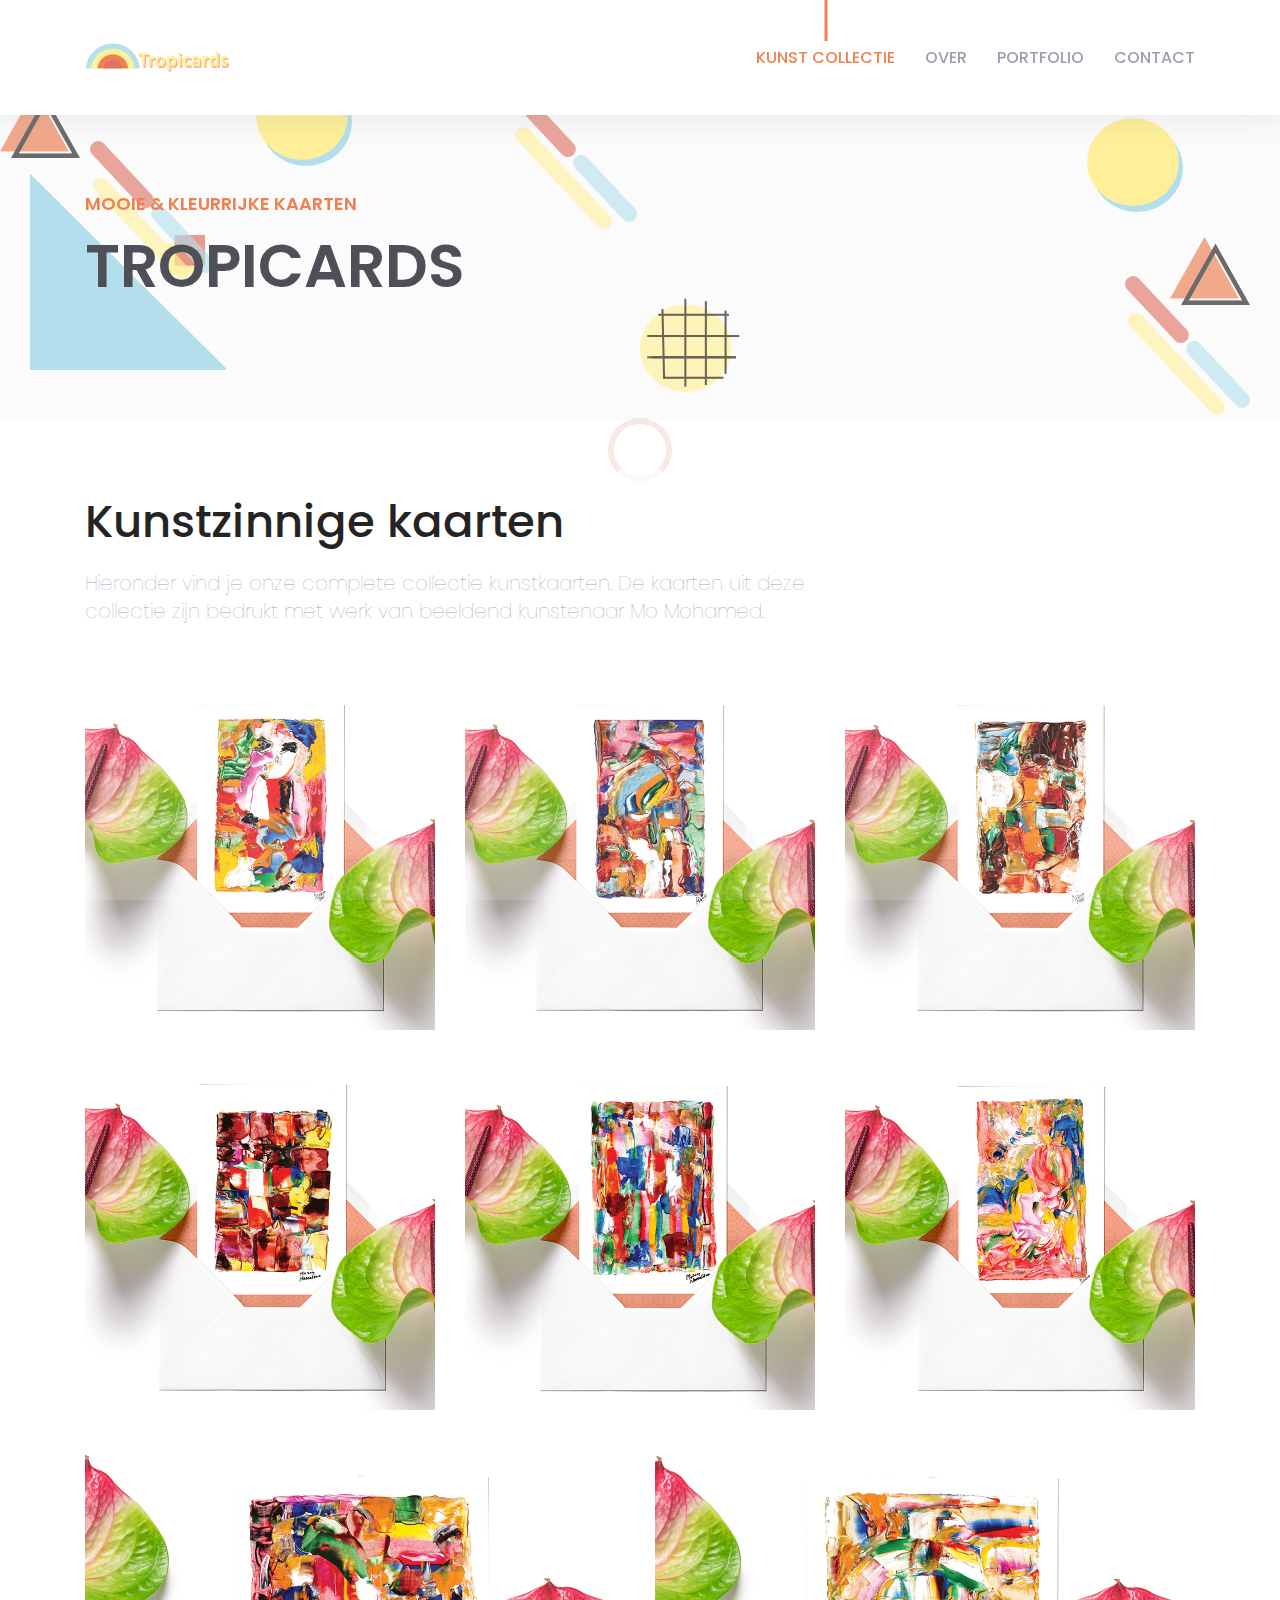
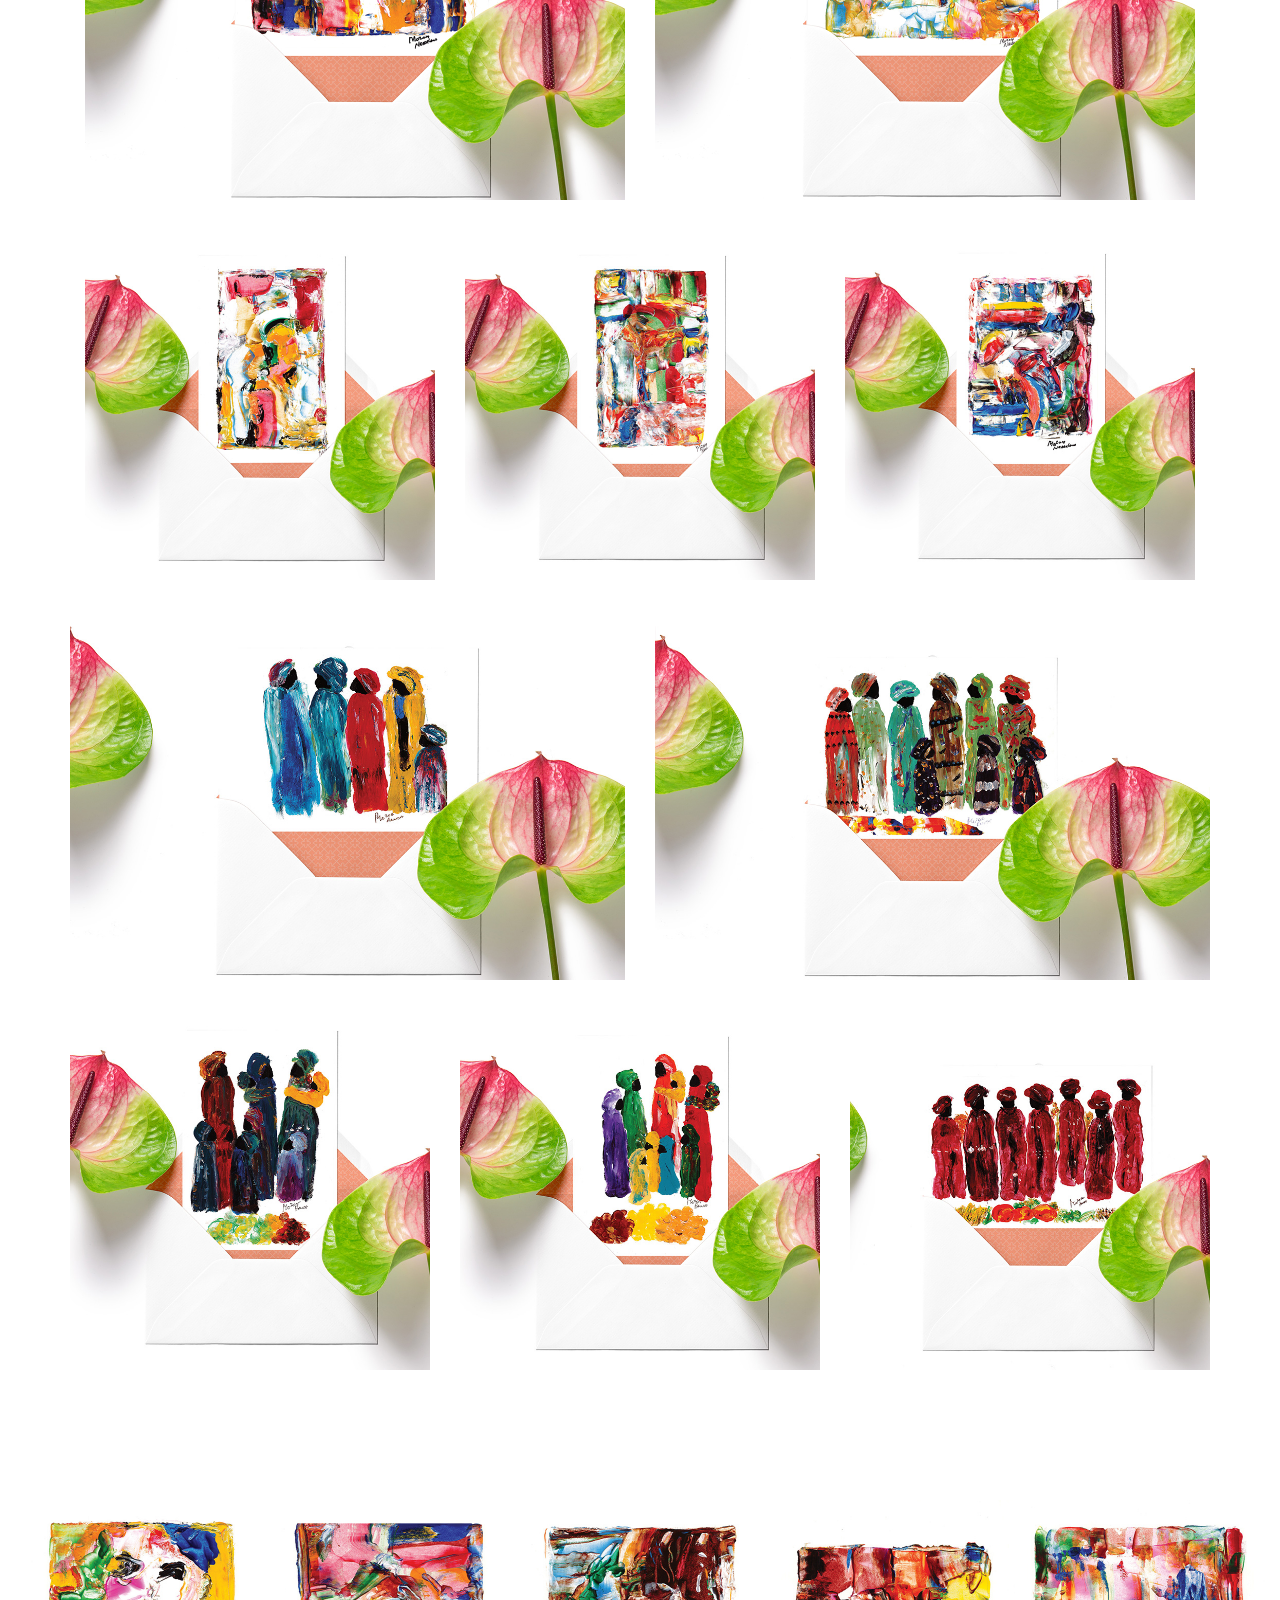
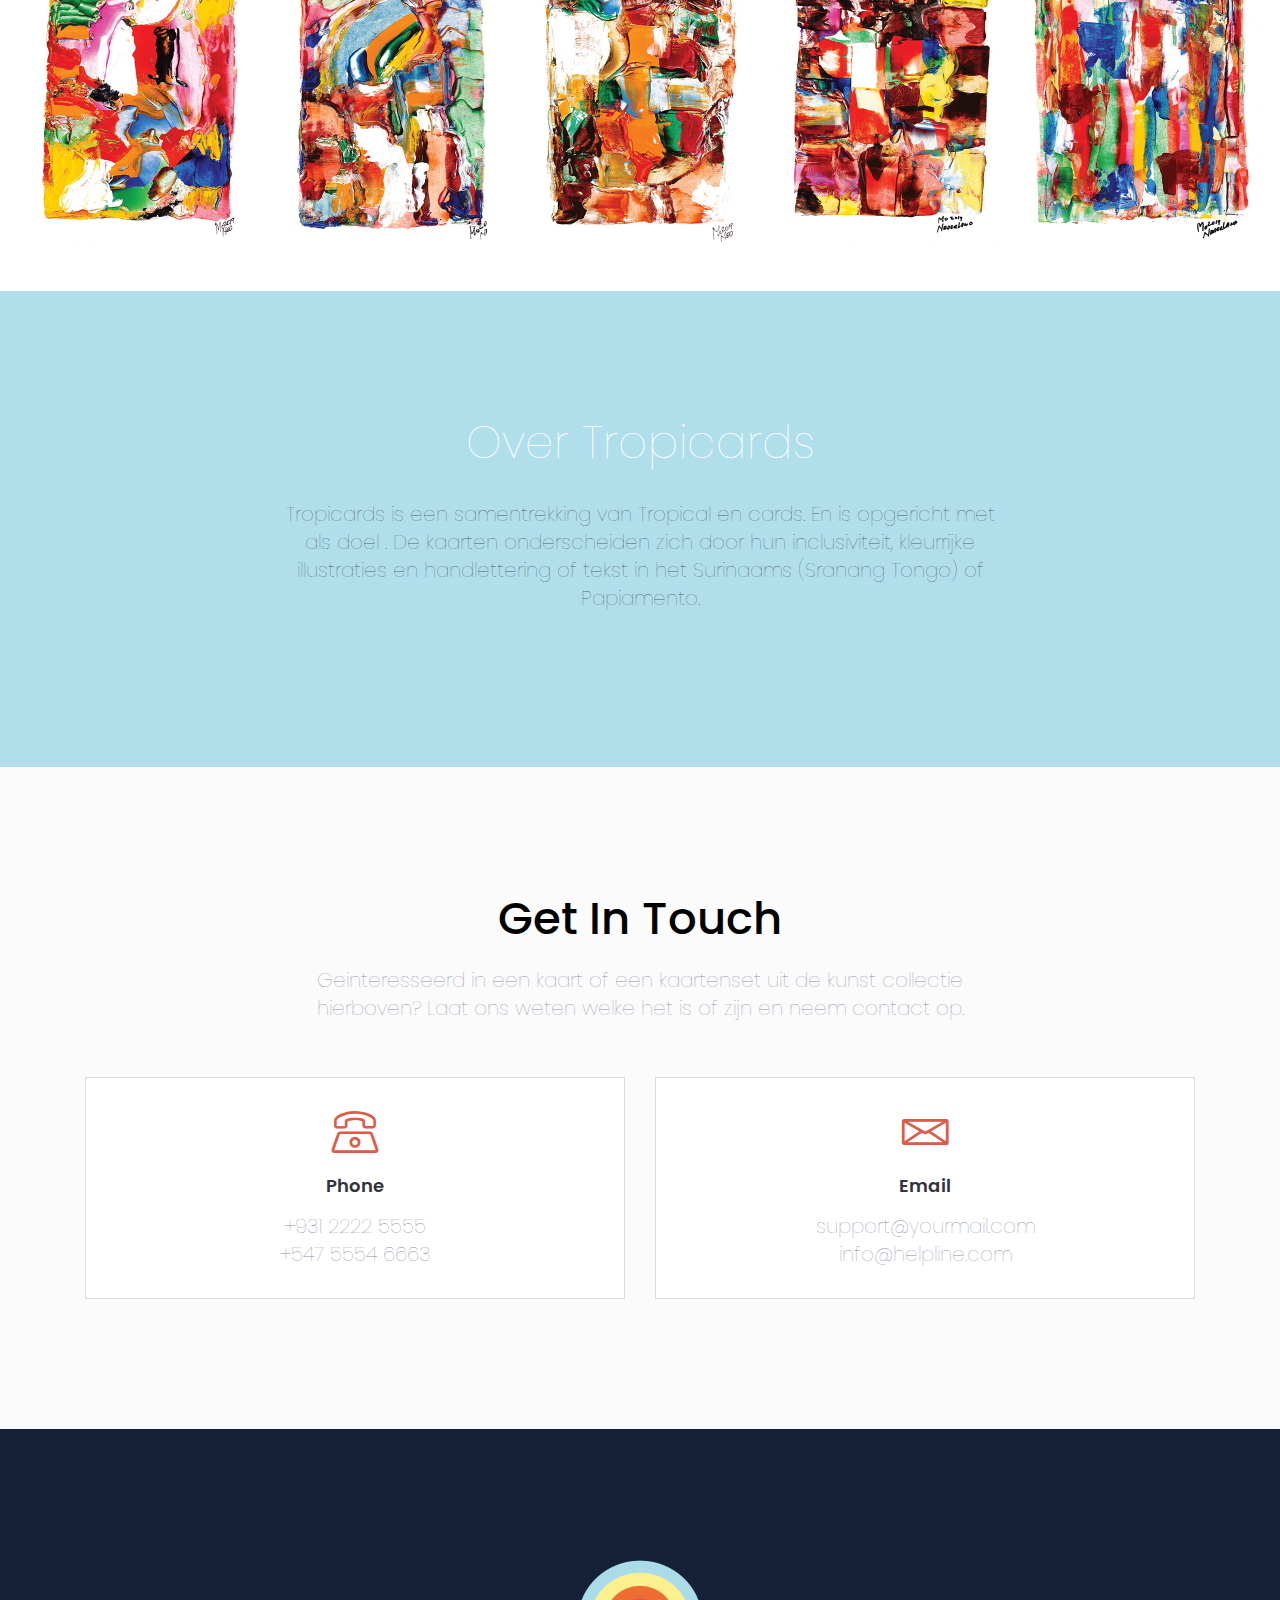
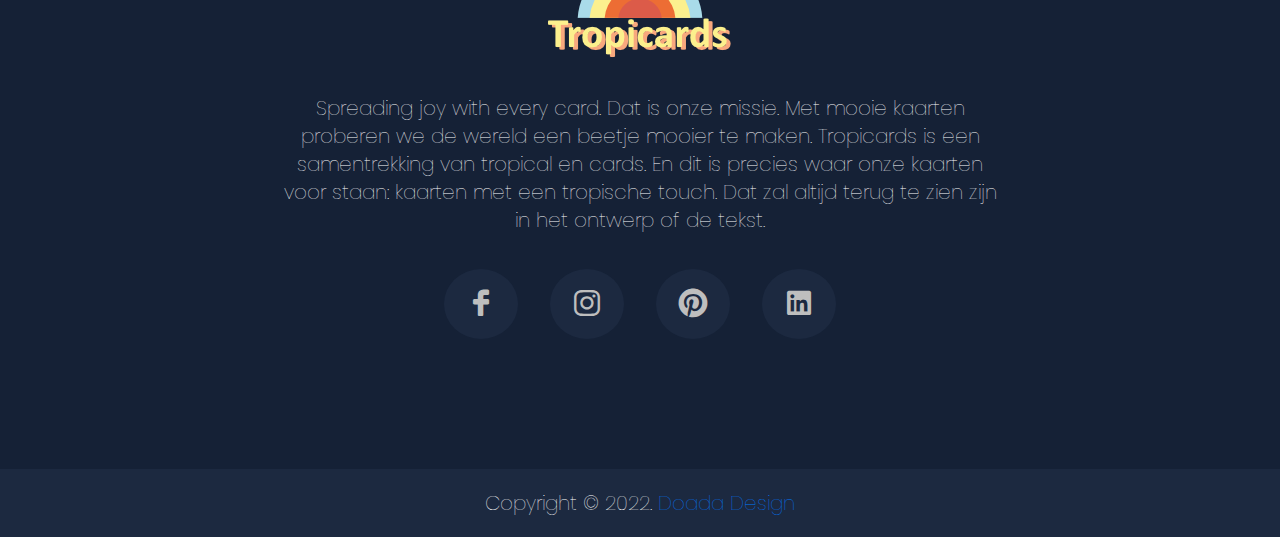
<file: artwork/index.html>
<!doctype html>
<html lang="en">

<head>

    <!--====== Required meta tags ======-->
    <meta charset="utf-8">
    <meta http-equiv="x-ua-compatible" content="ie=edge">
    <meta name="description" content="">
    <meta name="viewport" content="width=device-width, initial-scale=1, shrink-to-fit=no">

    <!--====== Title ======-->
    <title>Kunstcollectie - Tropicards - Postcards with a tropical touch</title>

    <!--====== Favicon Icon ======-->
    <link rel="shortcut icon" href="../assets/images/favicon.png" type="image/png">

    <!--====== Bootstrap css ======-->
    <link rel="stylesheet" href="../assets/css/bootstrap.min.css">

    <!--====== Line Icons css ======-->
    <link rel="stylesheet" href="../assets/css/LineIcons.css">

    <!--====== Magnific Popup css ======-->
    <link rel="stylesheet" href="../assets/css/magnific-popup.css">

    <!--====== Default css ======-->
    <link rel="stylesheet" href="../assets/css/default.css">

    <!--====== Carousel css ======-->
    <link rel="stylesheet" href="../assets/css/owl.carousel.min.css">

    <!--====== Carousel css ======-->
    <link rel="stylesheet" href="../assets/css/owl.theme.default.css">

    <!--====== Style css ======-->
    <link rel="stylesheet" href="style.css">


</head>

<body>

    <!--====== PRELOADER PART START ======-->

    <div class="preloader">
        <div class="loader_34">
            <div class="ytp-spinner">
                <div class="ytp-spinner-container">
                    <div class="ytp-spinner-rotator">
                        <div class="ytp-spinner-left">
                            <div class="ytp-spinner-circle"></div>
                        </div>
                        <div class="ytp-spinner-right">
                            <div class="ytp-spinner-circle"></div>
                        </div>
                    </div>
                </div>
            </div>
        </div>
    </div>

    <!--====== PRELOADER ENDS START ======-->

    <!--====== HEADER PART START ======-->

    <header id="home" class="header-area">
        <div class="navigation fixed-top">
            <div class="container">
                <div class="row">
                    <div class="col-lg-12">
                        <nav class="navbar navbar-expand-lg">
                            <a class="navbar-brand" href="../index.html">
                                <img src="../assets/images/logo.png" alt="Logo">
                            </a> <!-- Logo -->
                            <button class="navbar-toggler" type="button" data-toggle="collapse" data-target="#navbarSupportedContent" aria-controls="navbarSupportedContent" aria-expanded="false" aria-label="Toggle navigation">
                                <span class="toggler-icon"></span>
                                <span class="toggler-icon"></span>
                                <span class="toggler-icon"></span>
                            </button>

                            <div class="collapse navbar-collapse" id="navbarSupportedContent">
                                <ul class="navbar-nav ml-auto">
                                    <li class="nav-item active"><a class="page-scroll" href="#home">Kunst collectie</a></li>
                                    <li class="nav-item"><a class="page-scroll" href="#about">Over</a></li>
                                    <li class="nav-item"><a class="page-scroll" href="#portfolio">Portfolio</a></li>
                                    <li class="nav-item"><a class="page-scroll" href="#contact">Contact</a></li>
                                </ul>
                            </div> <!-- navbar collapse -->
                        </nav> <!-- navbar -->
                    </div>
                </div> <!-- row -->
            </div> <!-- container -->
        </div> <!-- navigation -->

        <div id="parallax" class="header-content d-flex align-items-center">
            <div class="header-shape shape-one layer" data-depth="0.10">
                <img src="../assets/images/banner/shape/shape-1.png" alt="Shape">
            </div> <!-- header shape -->
            <div class="header-shape shape-tow layer" data-depth="0.30">
                <img src="../assets/images/banner/shape/shape-2.png" alt="Shape">
            </div> <!-- header shape -->
            <div class="header-shape shape-three layer" data-depth="0.40">
                <img src="../assets/images/banner/shape/shape-3.png" alt="Shape">
            </div> <!-- header shape -->
            <div class="header-shape shape-fore layer" data-depth="0.60">
                <img src="../assets/images/banner/shape/shape-2.png" alt="Shape">
            </div> <!-- header shape -->
            <div class="header-shape shape-five layer" data-depth="0.20">
                <img src="../assets/images/banner/shape/shape-1.png" alt="Shape">
            </div> <!-- header shape -->
            <div class="header-shape shape-six layer" data-depth="0.15">
                <img src="../assets/images/banner/shape/shape-4.png" alt="Shape">
            </div> <!-- header shape -->
            <div class="header-shape shape-seven layer" data-depth="0.50">
                <img src="../assets/images/banner/shape/shape-5.png" alt="Shape">
            </div> <!-- header shape -->
            <div class="header-shape shape-eight layer" data-depth="0.40">
                <img src="../assets/images/banner/shape/shape-3.png" alt="Shape">
            </div> <!-- header shape -->
            <div class="header-shape shape-nine layer" data-depth="0.20">
                <img src="../assets/images/banner/shape/shape-6.png" alt="Shape">
            </div> <!-- header shape -->
            <div class="header-shape shape-ten layer" data-depth="0.30">
                <img src="../assets/images/banner/shape/shape-3.png" alt="Shape">
            </div> <!-- header shape -->
            <div class="container">
                <div class="row align-items-center">
                    <div class="col-xl-5 col-lg-5">
                        <div class="header-content-right">
                            <h4 class="sub-title">mooie & kleurrijke kaarten</h4>
                            <h1 class="title">Tropicards</h1>
                            <!--<p>Tropicards staat voor unieke postkaarten met een tropisch tintje</p>
                            <a class="main-btn" href="#work">meer kaarten</a>-->
                        </div> <!-- header content right -->
                    </div>
                    <div class="col-lg-7 ">
                        <!--<div class="header-image d-none d-lg-block">
                            <img src="../assets/images/banner/hero.gif" alt="hero">
                        </div>  header image -->
                    </div>
                </div> <!-- row -->
            </div> <!-- container -->
            <!--<div class="header-social">
                <div class="container">
                    <div class="row">
                        <div class="col-lg-12">
                            <div class="header-social-icon">
                                <ul>
                                    <li><a href="#"><i class="lni-facebook-filled"></i></a></li>
                                    <li><a href="#"><i class="lni-twitter-original"></i></a></li>
                                    <li><a href="#"><i class="lni-behance-original"></i></a></li>
                                    <li><a href="#"><i class="lni-linkedin-original"></i></a></li>
                                </ul>
                            </div> header social
                        </div>
                    </div>  row
                </div>  container
            </div>  header social -->
        </div> <!-- header content -->
    </header>
    <!--====== HEADER PART EINDIGT HIER ======-->

    <!--====== COLLECTIE KUNSTZINNIGE KAARTEN BEGINT HIER ======-->
    <section id="work" class="work-area portfolio-work-area pt-75 pb-130">
        <div class="container">
            <div class="row">
                <div class="col-lg-8">
                    <div class="section-title pb-25">
                        <h2 class="title">Kunstzinnige kaarten</h2>
                        <p>Hieronder vind je onze complete collectie kunstkaarten. De kaarten uit deze collectie zijn bedrukt met werk van beeldend kunstenaar Mo Mohamed.</p>
                    </div> <!-- section title -->
                </div>
            </div> <!-- row -->
            <div class="row">
                <div class="col-lg-4 col-md-6 col-sm-6">
                    <div class="single-work text-center mt-30">
                        <div class="work-image">
                            <img src="../assets/images/work/r-1.jpg" alt="artwork van Mo Mohamed">
                        </div>
                        <div class="work-overlay">
                            <div class="work-content">
                                <h3 class="work-title">artwork</h3>
                                <ul>
                                    <li><a class="image-popup" href="../assets/images/work/r-1.jpg"><i class="lni-plus"></i></a></li>
                                </ul>
                            </div>
                        </div>
                    </div> <!-- single work -->
                </div>
                <div class="col-lg-4 col-md-6 col-sm-6">
                    <div class="single-work text-center mt-30">
                        <div class="work-image">
                            <img src="../assets/images/work/r-2.jpg" alt="artwork van Mo Mohamed">
                        </div>
                        <div class="work-overlay">
                            <div class="work-content">
                                <h3 class="work-title">artwork</h3>
                                <ul>
                                    <li><a class="image-popup" href="../assets/images/work/r-2.jpg"><i class="lni-plus"></i></a></li>
                                </ul>
                            </div>
                        </div>
                    </div> <!-- single work -->
                </div>
                <div class="col-lg-4 col-md-6 col-sm-6">
                    <div class="single-work text-center mt-30">
                        <div class="work-image">
                            <img src="../assets/images/work/r-3.jpg" alt="artwork van Mo Mohamed">
                        </div>
                        <div class="work-overlay">
                            <div class="work-content">
                                <h3 class="work-title">artwork</h3>
                                <ul>
                                    <li><a class="image-popup" href="../assets/images/work/r-3.jpg"><i class="lni-plus"></i></a></li>
                                </ul>
                            </div>
                        </div>
                    </div> <!-- single work -->
                </div>
                <div class="col-lg-4 col-md-6 col-sm-6">
                    <div class="single-work text-center mt-30">
                        <div class="work-image">
                            <img src="../assets/images/work/r-4.jpg" alt="artwork van Mo Mohamed">
                        </div>
                        <div class="work-overlay">
                            <div class="work-content">
                                <h3 class="work-title">artwork</h3>
                                <ul>
                                    <li><a class="image-popup" href="../assets/images/work/r-4.jpg"><i class="lni-plus"></i></a></li>
                                </ul>
                            </div>
                        </div>
                    </div> <!-- single work -->
                </div>
                <div class="col-lg-4 col-md-6 col-sm-6">
                    <div class="single-work text-center mt-30">
                        <div class="work-image">
                            <img src="../assets/images/work/r-5.jpg" alt="artwork van Mo Mohamed">
                        </div>
                        <div class="work-overlay">
                            <div class="work-content">
                                <h3 class="work-title">artwork</h3>
                                <ul>
                                    <li><a class="image-popup" href="../assets/images/work/r-5.jpg"><i class="lni-plus"></i></a></li>
                                </ul>
                            </div>
                        </div>
                    </div> <!-- single work -->
                </div>
                <div class="col-lg-4 col-md-6 col-sm-6">
                    <div class="single-work text-center mt-30">
                        <div class="work-image">
                            <img src="../assets/images/work/r-6.jpg" alt="artwork van Mo Mohamed">
                        </div>
                        <div class="work-overlay">
                            <div class="work-content">
                                <h3 class="work-title">artwork</h3>
                                <ul>
                                    <li><a class="image-popup" href="../assets/images/work/r-6.jpg"><i class="lni-plus"></i></a></li>
                                </ul>
                            </div>
                        </div>
                    </div> <!-- single work -->
                </div>
            </div> <!-- row -->
            <div class="row">
                <div class="col-lg-6 col-md-6 col-sm-6">
                  <div class="single-work text-center mt-30">
                      <div class="work-image">
                          <img src="../assets/images/work/r-7.jpg" alt="artwork van Mo Mohamed">
                      </div>
                      <div class="work-overlay">
                          <div class="work-content">
                              <h3 class="work-title">artwork</h3>
                              <ul>
                                  <li><a class="image-popup" href="../assets/images/work/r-7.jpg"><i class="lni-plus"></i></a></li>
                              </ul>
                          </div>
                      </div>
                  </div> <!-- single work -->
                </div>
                <div class="col-lg-6 col-md-6 col-sm-6">
                     <!-- contact map verwijderd -->
                     <div class="single-work text-center mt-30">
                         <div class="work-image">
                             <img src="../assets/images/work/r-8.jpg" alt="artwork van Mo Mohamed">
                         </div>
                         <div class="work-overlay">
                             <div class="work-content">
                                 <h3 class="work-title">artwork</h3>
                                 <ul>
                                     <li><a class="image-popup" href="../assets/images/work/r-8.jpg"><i class="lni-plus"></i></a></li>
                                 </ul>
                             </div>
                         </div>
                     </div> <!-- single work -->
                </div>
            </div> <!-- row -->
            <div class="row">
                <div class="col-lg-4 col-md-6 col-sm-6">
                    <div class="single-work text-center mt-30">
                        <div class="work-image">
                            <img src="../assets/images/work/r-9.jpg" alt="artwork van Mo Mohamed">
                        </div>
                        <div class="work-overlay">
                            <div class="work-content">
                                <h3 class="work-title">artwork</h3>
                                <ul>
                                    <li><a class="image-popup" href="../assets/images/work/r-9.jpg"><i class="lni-plus"></i></a></li>
                                </ul>
                            </div>
                        </div>
                    </div> <!-- single work -->
                </div>
                <div class="col-lg-4 col-md-6 col-sm-6">
                    <div class="single-work text-center mt-30">
                        <div class="work-image">
                            <img src="../assets/images/work/r-10.jpg" alt="artwork van Mo Mohamed">
                        </div>
                        <div class="work-overlay">
                            <div class="work-content">
                                <h3 class="work-title">artwork</h3>
                                <ul>
                                    <li><a class="image-popup" href="../assets/images/work/r-10.jpg"><i class="lni-plus"></i></a></li>
                                </ul>
                            </div>
                        </div>
                    </div> <!-- single work -->
                </div>
                <div class="col-lg-4 col-md-6 col-sm-6">
                    <div class="single-work text-center mt-30">
                        <div class="work-image">
                            <img src="../assets/images/work/r-11.jpg" alt="artwork van Mo Mohamed">
                        </div>
                        <div class="work-overlay">
                            <div class="work-content">
                                <h3 class="work-title">artwork</h3>
                                <ul>
                                    <li><a class="image-popup" href="../assets/images/work/r-11.jpg"><i class="lni-plus"></i></a></li>
                                </ul>
                            </div>
                        </div>
                    </div> <!-- single work -->
                </div>
                <div class="row">
                    <div class="col-lg-6 col-md-6 col-sm-6">
                      <div class="single-work text-center mt-30">
                          <div class="work-image">
                              <img src="../assets/images/work/m-1.jpg" alt="artwork van Mo Mohamed">
                          </div>
                          <div class="work-overlay">
                              <div class="work-content">
                                  <h3 class="work-title">artwork</h3>
                                  <ul>
                                      <li><a class="image-popup" href="../assets/images/work/m-1.jpg"><i class="lni-plus"></i></a></li>
                                  </ul>
                              </div>
                          </div>
                      </div> <!-- single work -->
                    </div>
                    <div class="col-lg-6 col-md-6 col-sm-6">
                         <!-- contact map verwijderd -->
                         <div class="single-work text-center mt-30">
                             <div class="work-image">
                                 <img src="../assets/images/work/m-2.jpg" alt="artwork van Mo Mohamed">
                             </div>
                             <div class="work-overlay">
                                 <div class="work-content">
                                     <h3 class="work-title">artwork</h3>
                                     <ul>
                                         <li><a class="image-popup" href="../assets/images/work/m-2.jpg"><i class="lni-plus"></i></a></li>
                                     </ul>
                                 </div>
                             </div>
                         </div> <!-- single work -->
                    </div>
                </div> <!-- row -->
                <div class="row">
                    <div class="col-lg-4 col-md-6 col-sm-6">
                        <div class="single-work text-center mt-30">
                            <div class="work-image">
                                <img src="../assets/images/work/m-3.jpg" alt="artwork van Mo Mohamed">
                            </div>
                            <div class="work-overlay">
                                <div class="work-content">
                                    <h3 class="work-title">artwork</h3>
                                    <ul>
                                        <li><a class="image-popup" href="../assets/images/work/m-3.jpg"><i class="lni-plus"></i></a></li>
                                    </ul>
                                </div>
                            </div>
                        </div> <!-- single work -->
                    </div>
                    <div class="col-lg-4 col-md-6 col-sm-6">
                        <div class="single-work text-center mt-30">
                            <div class="work-image">
                                <img src="../assets/images/work/m-4.jpg" alt="artwork van Mo Mohamed">
                            </div>
                            <div class="work-overlay">
                                <div class="work-content">
                                    <h3 class="work-title">artwork</h3>
                                    <ul>
                                        <li><a class="image-popup" href="../assets/images/work/m-4.jpg"><i class="lni-plus"></i></a></li>
                                    </ul>
                                </div>
                            </div>
                        </div> <!-- single work -->
                    </div>
                    <div class="col-lg-4 col-md-6 col-sm-6">
                        <div class="single-work text-center mt-30">
                            <div class="work-image">
                                <img src="../assets/images/work/m-5.jpg" alt="artwork van Mo Mohamed">
                            </div>
                            <div class="work-overlay">
                                <div class="work-content">
                                    <h3 class="work-title">artwork</h3>
                                    <ul>
                                        <li><a class="image-popup" href="../assets/images/work/m-5.jpg"><i class="lni-plus"></i></a></li>
                                    </ul>
                                </div>
                            </div>
                        </div> <!-- single work -->
                    </div>
        </div> <!-- container -->
    </section>


    <!--====== COLLECTIE KUNSTZINNIGE KAARTEN EINDIGT HIER ======-->

    <!--====== DE CAROUSEL BEGINT HIER======-->

    <section id="service-carousel" class="services-area">
        <div class="container-fluid">

            <div class="row justify-content-center">


                <div class="col-lg-12">
                  <div class="owl-carousel owl-theme">
                    <a href="#portfolio"><img src="assets/images/carousel/r-1.jpg"></a>
                    <a href="#portfolio"><img src="assets/images/carousel/r-2.jpg"></a>
                    <a href="#portfolio"><img src="assets/images/carousel/r-3.jpg"></a>
                    <a href="#portfolio"><img src="assets/images/carousel/r-4.jpg"></a>
                    <a href="#portfolio"><img src="assets/images/carousel/r-5.jpg"></a>
                    <a href="#portfolio"><img src="assets/images/carousel/r-6.jpg"></a>
                    <a href="#portfolio"><img src="assets/images/carousel/r-3.jpg"></a>
                    <a href="#portfolio"><img src="assets/images/carousel/r-2.jpg"></a>
                    <a href="#portfolio"><img src="assets/images/carousel/r-9.jpg"></a>
                    <a href="#portfolio"><img src="assets/images/carousel/r-1.jpg"></a>
                    <a href="#portfolio"><img src="assets/images/carousel/r-3.jpg"></a>
                    <a href="#portfolio"><img src="assets/images/carousel/r-5.jpg"></a>
                    <a href="#portfolio"><img src="assets/images/carousel/r-9.jpg"></a>
                    <a href="#portfolio"><img src="assets/images/carousel/r-4.jpg"></a>

                  </div> <!-- owl-carousel -->

                </div>




            </div> <!-- row -->
        </div> <!-- container -->
    </section>

    <!--====== DE CAROUSEL EINDIGT HIER ======-->

    <!--====== ABOUT PART START - ONDERSTE GEDEELTE UITGESCHAKELD ======-->

    <section id="about" class="about-area blue-bg pt-125 pb-130">
        <div class="container">
            <div class="row justify-content-center">
                <div class="col-lg-8">
                    <div class="section-title text-center">
                        <h2 class="title">Over Tropicards</h2>
                        <p>Tropicards is een samentrekking van Tropical en cards. En is opgericht met als doel  . De kaarten onderscheiden zich
                          door hun inclusiviteit, kleurrijke illustraties en handlettering of tekst in het Surinaams (Sranang Tongo) of Papiamento.</p>
                    </div> <!-- section title -->
                </div>
            </div> <!-- row -->
            <!--<div class="row">
                <div class="col-lg-6">
                    <div class="about-content mt-50">
                        <h5 class="about-title">Hi There! I'm Mark Parker</h5>
                        <p>Lorem ipsum dolor sit amet, consectetur adipisicing elit, sed do eiusmod tempor incididunt ut labore et dolore magna aliqua. Ut enim ad minim veniam, quis nostrud exercitation ullamco laboris nisi ut aliquip ex ea commodo consequat.</p>
                        <ul class="clearfix">
                            <li>
                                <div class="single-info d-flex align-items-center">
                                    <div class="info-icon">
                                        <i class="lni-calendar"></i>
                                    </div>
                                    <div class="info-text">
                                        <p><span>Date of birth:</span> 8 June 1995</p>
                                    </div>
                                </div>  single info
                            </li>
                            <li>
                                <div class="single-info d-flex align-items-center">
                                    <div class="info-icon">
                                        <i class="lni-envelope"></i>
                                    </div>
                                    <div class="info-text">
                                        <p><span>Email:</span> parker@mysite.com</p>
                                    </div>
                                </div>  single info
                            </li>
                            <li>
                                <div class="single-info d-flex align-items-center">
                                    <div class="info-icon">
                                        <i class="lni-phone-handset"></i>
                                    </div>
                                    <div class="info-text">
                                        <p><span>Phone:</span> +1-202-555-0138</p>
                                    </div>
                                </div>  single info
                            </li>
                            <li>
                                <div class="single-info d-flex align-items-center">
                                    <div class="info-icon">
                                        <i class="lni-map-marker"></i>
                                    </div>
                                    <div class="info-text">
                                        <p><span>Location:</span> 4373, El Centro, CA</p>
                                    </div>
                                </div>  single info
                            </li>
                        </ul>
                    </div>  about content
                </div>
                <div class="col-xl-5 offset-xl-1 col-lg-6">
                    <div class="about-skills pt-25">
                        <div class="skill-item mt-25">
                            <div class="skill-header">
                                <h6 class="skill-title">HTML</h6>
                                <div class="skill-percentage">
                                    <div class="count-box counted">
                                        <span class="counter">80</span>
                                    </div>
                                    %
                                </div>
                            </div>
                            <div class="skill-bar">
                                <div class="bar-inner">
                                    <div class="bar progress-line" data-width="80"></div>
                                </div>
                            </div>
                        </div>  skill item
                        <div class="skill-item mt-25">
                            <div class="skill-header">
                                <h6 class="skill-title">CSS</h6>
                                <div class="skill-percentage">
                                    <div class="count-box counted">
                                        <span class="counter">60</span>
                                    </div>
                                    %
                                </div>
                            </div>
                            <div class="skill-bar">
                                <div class="bar-inner">
                                    <div class="bar progress-line" data-width="60"></div>
                                </div>
                            </div>
                        </div>  skill item
                        <div class="skill-item mt-25">
                            <div class="skill-header">
                                <h6 class="skill-title">Photoshop</h6>
                                <div class="skill-percentage">
                                    <div class="count-box counted">
                                        <span class="counter">50</span>
                                    </div>
                                    %
                                </div>
                            </div>
                            <div class="skill-bar">
                                <div class="bar-inner">
                                    <div class="bar progress-line" data-width="50"></div>
                                </div>
                            </div>
                        </div>  skill item
                        <div class="skill-item mt-25">
                            <div class="skill-header">
                                <h6 class="skill-title">Sketch</h6>
                                <div class="skill-percentage">
                                    <div class="count-box counted">
                                        <span class="counter">90</span>
                                    </div>
                                    %
                                </div>
                            </div>
                            <div class="skill-bar">
                                <div class="bar-inner">
                                    <div class="bar progress-line" data-width="90"></div>
                                </div>
                            </div>
                        </div>  skill item
                    </div> <about skills
                </div>
            </div> row -->
        </div> <!-- container -->
    </section>

    <!--====== ABOUT PART ENDS ======-->

    <!--====== DE CONTACT SECTIE EINDIGT HIER ======-->


    <section id="contact" class="contact-area pt-125 pb-130 gray-bg">
        <div class="container">
            <div class="row justify-content-center">
                <div class="col-lg-8">
                    <div class="section-title text-center pb-25">
                        <h2 class="title">Get In Touch</h2>
                        <p>Geinteresseerd in een kaart of een kaartenset uit de kunst collectie hierboven? Laat ons weten welke het is of zijn en neem contact op. </p>
                    </div> <!-- section title -->
                </div>
            </div> <!-- row -->
            <div class="row justify-content-center">
              <!--  <div class="col-lg-4 col-md-6 col-sm-7">
                    <div class="contact-box text-center mt-30">
                        <div class="contact-icon">
                            <i class="lni-map-marker"></i>
                        </div>
                        <div class="contact-content">
                            <h6 class="contact-title">Address</h6>
                            <p>123 Stree New York City , United States Of America 750</p>
                        </div>
                    </div> <!-contact box
                </div>-->
                <div class="col-lg-6 col-md-6 col-sm-7">
                    <div class="contact-box text-center mt-30">
                        <div class="contact-icon">
                            <i class="lni-phone"></i>
                        </div>
                        <div class="contact-content">
                            <h6 class="contact-title">Phone</h6>
                            <p>+931 2222 5555</p>
                            <p>+547 5554 6663</p>
                        </div>
                    </div> <!-- contact box -->
                </div>
                <div class="col-lg-6 col-md-6 col-sm-7">
                    <div class="contact-box text-center mt-30">
                        <div class="contact-icon">
                            <i class="lni-envelope"></i>
                        </div>
                        <div class="contact-content">
                            <h6 class="contact-title">Email</h6>
                            <p>support@yourmail.com</p>
                            <p>info@helpline.com</p>
                        </div>
                    </div> <!-- contact box -->
                </div>
            </div> <!-- row -->

        </div> <!-- container -->
    </section>

    <!--====== CONTACT PART ENDS ======-->



    <!--====== FOOTER PART START ======-->

    <footer id="footer" class="footer-area">
        <div class="footer-widget pt-130 pb-130">
            <div class="container">
                <div class="row justify-content-center">
                    <div class="col-lg-8">
                        <div class="footer-content text-center">
                            <a href="index.html">
                                <img src="../assets/images/logo-2.png" alt="Logo">
                            </a>
                            <p class="mt-">Spreading joy with every card. Dat is onze missie. Met mooie kaarten proberen we de wereld een beetje
                              mooier te maken. Tropicards is een samentrekking van tropical en cards. En dit is precies
                              waar onze kaarten voor staan: kaarten met een tropische touch. Dat zal altijd terug te
                               zien zijn in het ontwerp of de tekst.</p>
                            <ul>
                                <li><a href="#"><i class="lni-facebook-filled"></i></a></li>
                                <li><a href="#"><i class="lni-instagram-original"></i></a></li>
                                <li><a href="#"><i class="lni-pinterest"></i></a></li>
                                <li><a href="#"><i class="lni-linkedin-original"></i></a></li>
                            </ul>
                        </div> <!-- footer content -->
                    </div>
                </div> <!-- row -->
            </div> <!-- container -->
        </div> <!-- footer widget -->
        <div class="footer-copyright pb-20">
            <div class="container">
                <div class="row">
                    <div class="col-lg-12">
                        <div class="copyright-text text-center pt-20">
                            <p>Copyright © 2022. <a href="https://www.doadadesign.com" rel="nofollow">Doada Design</a></p>
                        </div> <!-- copyright text -->
                    </div>
                </div> <!-- row -->
            </div> <!-- container -->
        </div> <!-- footer widget -->
    </footer>

    <!--====== FOOTER PART ENDS ======-->

    <!--====== BACK TOP TOP PART START ======-->

    <a href="#" class="back-to-top"><i class="lni-chevron-up"></i></a>

    <!--====== BACK TOP TOP PART ENDS ======-->







    <!--====== jquery js ======-->
    <script src="../assets/js/vendor/modernizr-3.6.0.min.js"></script>
    <script src="../assets/js/vendor/jquery-1.12.4.min.js"></script>

    <!--====== Bootstrap js ======-->
    <script src="../assets/js/bootstrap.min.js"></script>
    <script src="../assets/js/popper.min.js"></script>

    <!--====== Magnific Popup js ======-->
    <script src="../assets/js/jquery.magnific-popup.min.js"></script>

    <!--====== Parallax js ======-->
    <script src="../assets/js/parallax.min.js"></script>

    <!--====== Counter Up js ======-->
    <script src="../assets/js/waypoints.min.js"></script>
    <script src="../assets/js/jquery.counterup.min.js"></script>


    <!--====== Appear js ======-->
    <script src="../assets/js/jquery.appear.min.js"></script>

    <!--====== Scrolling js ======-->
    <script src="../assets/js/scrolling-nav.js"></script>
    <script src="../assets/js/jquery.easing.min.js"></script>

    <!--====== Carousel js ======-->
    <script src="../assets/js/owl.carousel.min.js"></script>



    <!--====== Main js ======-->
    <script src="../assets/js/main.js"></script>

    <script>
    $(document).ready(function() {
      $(".owl-carousel").owlCarousel({
        margin: 0,
        autoplay: true,
        loop: true,
        items: 5,
        autoplaySpeed: 2200,
        autoplayTimeout: 2200,
        autoplayHoverPause: true,
        slideTransition: 'linear',
        responsive: {
          0: {
            items: 2
          },
          576: {
            items: 3
          },
          768: {
            items: 4
          },
          992: {
            items: 5
          },
        }



      })
    });

    </script>

</body>

</html>
</file>
<file: assets/css/default.css>
/* Deafult Margin & Padding */
/*-- Margin Top --*/
.mt-5 {
	margin-top: 5px;
}
.mt-10 {
	margin-top: 10px;
}
.mt-15 {
	margin-top: 15px;
}
.mt-20 {
	margin-top: 20px;
}
.mt-25 {
	margin-top: 25px;
}
.mt-30 {
	margin-top: 30px;
}
.mt-35 {
	margin-top: 35px;
}
.mt-40 {
	margin-top: 40px;
}
.mt-45 {
	margin-top: 45px;
}
.mt-50 {
	margin-top: 50px;
}
.mt-55 {
	margin-top: 55px;
}
.mt-60 {
	margin-top: 60px;
}
.mt-65 {
	margin-top: 65px;
}
.mt-70 {
	margin-top: 70px;
}
.mt-75 {
	margin-top: 75px;
}
.mt-80 {
	margin-top: 80px;
}
.mt-85 {
	margin-top: 85px;
}
.mt-90 {
	margin-top: 90px;
}
.mt-95 {
	margin-top: 95px;
}
.mt-100 {
	margin-top: 100px;
}
.mt-105 {
	margin-top: 105px;
}
.mt-110 {
	margin-top: 110px;
}
.mt-115 {
	margin-top: 115px;
}
.mt-120 {
	margin-top: 120px;
}
.mt-125 {
	margin-top: 125px;
}
.mt-130 {
	margin-top: 130px;
}
.mt-135 {
	margin-top: 135px;
}
.mt-140 {
	margin-top: 140px;
}
.mt-145 {
	margin-top: 145px;
}
.mt-150 {
	margin-top: 150px;
}
.mt-155 {
	margin-top: 155px;
}
.mt-160 {
	margin-top: 160px;
}
.mt-165 {
	margin-top: 165px;
}
.mt-170 {
	margin-top: 170px;
}
.mt-175 {
	margin-top: 175px;
}
.mt-180 {
	margin-top: 180px;
}
.mt-185 {
	margin-top: 185px;
}
.mt-190 {
	margin-top: 190px;
}
.mt-195 {
	margin-top: 195px;
}
.mt-200 {
	margin-top: 200px;
}
/*-- Margin Bottom --*/

.mb-5 {
	margin-bottom: 5px;
}
.mb-10 {
	margin-bottom: 10px;
}
.mb-15 {
	margin-bottom: 15px;
}
.mb-20 {
	margin-bottom: 20px;
}
.mb-25 {
	margin-bottom: 25px;
}
.mb-30 {
	margin-bottom: 30px;
}
.mb-35 {
	margin-bottom: 35px;
}
.mb-40 {
	margin-bottom: 40px;
}
.mb-45 {
	margin-bottom: 45px;
}
.mb-50 {
	margin-bottom: 50px;
}
.mb-55 {
	margin-bottom: 55px;
}
.mb-60 {
	margin-bottom: 60px;
}
.mb-65 {
	margin-bottom: 65px;
}
.mb-70 {
	margin-bottom: 70px;
}
.mb-75 {
	margin-bottom: 75px;
}
.mb-80 {
	margin-bottom: 80px;
}
.mb-85 {
	margin-bottom: 85px;
}
.mb-90 {
	margin-bottom: 90px;
}
.mb-95 {
	margin-bottom: 95px;
}
.mb-100 {
	margin-bottom: 100px;
}
.mb-105 {
	margin-bottom: 105px;
}
.mb-110 {
	margin-bottom: 110px;
}
.mb-115 {
	margin-bottom: 115px;
}
.mb-120 {
	margin-bottom: 120px;
}
.mb-125 {
	margin-bottom: 125px;
}
.mb-130 {
	margin-bottom: 130px;
}
.mb-135 {
	margin-bottom: 135px;
}
.mb-140 {
	margin-bottom: 140px;
}
.mb-145 {
	margin-bottom: 145px;
}
.mb-150 {
	margin-bottom: 150px;
}
.mb-155 {
	margin-bottom: 155px;
}
.mb-160 {
	margin-bottom: 160px;
}
.mb-165 {
	margin-bottom: 165px;
}
.mb-170 {
	margin-bottom: 170px;
}
.mb-175 {
	margin-bottom: 175px;
}
.mb-180 {
	margin-bottom: 180px;
}
.mb-185 {
	margin-bottom: 185px;
}
.mb-190 {
	margin-bottom: 190px;
}
.mb-195 {
	margin-bottom: 195px;
}
.mb-200 {
	margin-bottom: 200px;
}
/*-- margin left --*/
.ml-5 {
	margin-left: 5px;
}
.ml-10 {
	margin-left: 10px;
}
.ml-15 {
	margin-left: 15px;
}
.ml-20 {
	margin-left: 20px;
}
.ml-25 {
	margin-left: 25px;
}
.ml-30 {
	margin-left: 30px;
}
.ml-35 {
	margin-left: 35px;
}
.ml-40 {
	margin-left: 40px;
}
.ml-45 {
	margin-left: 45px;
}
.ml-50 {
	margin-left: 50px;
}
.ml-55 {
	margin-left: 55px;
}
.ml-60 {
	margin-left: 60px;
}
.ml-65 {
	margin-left: 65px;
}
.ml-70 {
	margin-left: 70px;
}
.ml-75 {
	margin-left: 75px;
}
.ml-80 {
	margin-left: 80px;
}
.ml-85 {
	margin-left: 85px;
}
.ml-90 {
	margin-left: 90px;
}
.ml-95 {
	margin-left: 95px;
}
.ml-100 {
	margin-left: 100px;
}
.ml-105 {
	margin-left: 105px;
}
.ml-110 {
	margin-left: 110px;
}
.ml-115 {
	margin-left: 115px;
}
.ml-120 {
	margin-left: 120px;
}
.ml-125 {
	margin-left: 125px;
}
.ml-130 {
	margin-left: 130px;
}
.ml-135 {
	margin-left: 135px;
}
.ml-140 {
	margin-left: 140px;
}
.ml-145 {
	margin-left: 145px;
}
.ml-150 {
	margin-left: 150px;
}
.ml-155 {
	margin-left: 155px;
}
.ml-160 {
	margin-left: 160px;
}
.ml-165 {
	margin-left: 165px;
}
.ml-170 {
	margin-left: 170px;
}
.ml-175 {
	margin-left: 175px;
}
.ml-180 {
	margin-left: 180px;
}
.ml-185 {
	margin-left: 185px;
}
.ml-190 {
	margin-left: 190px;
}
.ml-195 {
	margin-left: 195px;
}
.ml-200 {
	margin-left: 200px;
}
/*-- margin right --*/
.mr-5 {
	margin-right: 5px;
}
.mr-10 {
	margin-right: 10px;
}
.mr-15 {
	margin-right: 15px;
}
.mr-20 {
	margin-right: 20px;
}
.mr-25 {
	margin-right: 25px;
}
.mr-30 {
	margin-right: 30px;
}
.mr-35 {
	margin-right: 35px;
}
.mr-40 {
	margin-right: 40px;
}
.mr-45 {
	margin-right: 45px;
}
.mr-50 {
	margin-right: 50px;
}
.mr-55 {
	margin-right: 55px;
}
.mr-60 {
	margin-right: 60px;
}
.mr-65 {
	margin-right: 65px;
}
.mr-70 {
	margin-right: 70px;
}
.mr-75 {
	margin-right: 75px;
}
.mr-80 {
	margin-right: 80px;
}
.mr-85 {
	margin-right: 85px;
}
.mr-90 {
	margin-right: 90px;
}
.mr-95 {
	margin-right: 95px;
}
.mr-100 {
	margin-right: 100px;
}
.mr-105 {
	margin-right: 105px;
}
.mr-110 {
	margin-right: 110px;
}
.mr-115 {
	margin-right: 115px;
}
.mr-120 {
	margin-right: 120px;
}
.mr-125 {
	margin-right: 125px;
}
.mr-130 {
	margin-right: 130px;
}
.mr-135 {
	margin-right: 135px;
}
.mr-140 {
	margin-right: 140px;
}
.mr-145 {
	margin-right: 145px;
}
.mr-150 {
	margin-right: 150px;
}
.mr-155 {
	margin-right: 155px;
}
.mr-160 {
	margin-right: 160px;
}
.mr-165 {
	margin-right: 165px;
}
.mr-170 {
	margin-right: 170px;
}
.mr-175 {
	margin-right: 175px;
}
.mr-180 {
	margin-right: 180px;
}
.mr-185 {
	margin-right: 185px;
}
.mr-190 {
	margin-right: 190px;
}
.mr-195 {
	margin-right: 195px;
}
.mr-200 {
	margin-right: 200px;
}


/*-- Padding Top --*/

.pt-5 {
	padding-top: 5px;
}
.pt-10 {
	padding-top: 10px;
}
.pt-15 {
	padding-top: 15px;
}
.pt-20 {
	padding-top: 20px;
}
.pt-25 {
	padding-top: 25px;
}
.pt-30 {
	padding-top: 30px;
}
.pt-35 {
	padding-top: 35px;
}
.pt-40 {
	padding-top: 40px;
}
.pt-45 {
	padding-top: 45px;
}
.pt-50 {
	padding-top: 50px;
}
.pt-55 {
	padding-top: 55px;
}
.pt-60 {
	padding-top: 60px;
}
.pt-65 {
	padding-top: 65px;
}
.pt-70 {
	padding-top: 70px;
}
.pt-75 {
	padding-top: 75px;
}
.pt-80 {
	padding-top: 80px;
}
.pt-85 {
	padding-top: 85px;
}
.pt-90 {
	padding-top: 90px;
}
.pt-95 {
	padding-top: 95px;
}
.pt-100 {
	padding-top: 100px;
}
.pt-105 {
	padding-top: 105px;
}
.pt-110 {
	padding-top: 110px;
}
.pt-115 {
	padding-top: 115px;
}
.pt-120 {
	padding-top: 120px;
}
.pt-125 {
	padding-top: 125px;
}
.pt-130 {
	padding-top: 130px;
}
.pt-135 {
	padding-top: 135px;
}
.pt-140 {
	padding-top: 140px;
}
.pt-145 {
	padding-top: 145px;
}
.pt-150 {
	padding-top: 150px;
}
.pt-155 {
	padding-top: 155px;
}
.pt-160 {
	padding-top: 160px;
}
.pt-165 {
	padding-top: 165px;
}
.pt-170 {
	padding-top: 170px;
}
.pt-175 {
	padding-top: 175px;
}
.pt-180 {
	padding-top: 180px;
}
.pt-185 {
	padding-top: 185px;
}
.pt-190 {
	padding-top: 190px;
}
.pt-195 {
	padding-top: 195px;
}
.pt-200 {
	padding-top: 200px;
}
/*-- Padding Bottom --*/

.pb-5 {
	padding-bottom: 5px;
}
.pb-10 {
	padding-bottom: 10px;
}
.pb-15 {
	padding-bottom: 15px;
}
.pb-20 {
	padding-bottom: 20px;
}
.pb-25 {
	padding-bottom: 25px;
}
.pb-30 {
	padding-bottom: 30px;
}
.pb-35 {
	padding-bottom: 35px;
}
.pb-40 {
	padding-bottom: 40px;
}
.pb-45 {
	padding-bottom: 45px;
}
.pb-50 {
	padding-bottom: 50px;
}
.pb-55 {
	padding-bottom: 55px;
}
.pb-60 {
	padding-bottom: 60px;
}
.pb-65 {
	padding-bottom: 65px;
}
.pb-70 {
	padding-bottom: 70px;
}
.pb-75 {
	padding-bottom: 75px;
}
.pb-80 {
	padding-bottom: 80px;
}
.pb-85 {
	padding-bottom: 85px;
}
.pb-90 {
	padding-bottom: 90px;
}
.pb-95 {
	padding-bottom: 95px;
}
.pb-100 {
	padding-bottom: 100px;
}
.pb-105 {
	padding-bottom: 105px;
}
.pb-110 {
	padding-bottom: 110px;
}
.pb-115 {
	padding-bottom: 115px;
}
.pb-120 {
	padding-bottom: 120px;
}
.pb-125 {
	padding-bottom: 125px;
}
.pb-130 {
	padding-bottom: 130px;
}
.pb-135 {
	padding-bottom: 135px;
}
.pb-140 {
	padding-bottom: 140px;
}
.pb-145 {
	padding-bottom: 145px;
}
.pb-150 {
	padding-bottom: 150px;
}
.pb-155 {
	padding-bottom: 155px;
}
.pb-160 {
	padding-bottom: 160px;
}
.pb-165 {
	padding-bottom: 165px;
}
.pb-170 {
	padding-bottom: 170px;
}
.pb-175 {
	padding-bottom: 175px;
}
.pb-180 {
	padding-bottom: 180px;
}
.pb-185 {
	padding-bottom: 185px;
}
.pb-190 {
	padding-bottom: 190px;
}
.pb-195 {
	padding-bottom: 195px;
}
.pb-200 {
	padding-bottom: 200px;
}

/*-- Padding left --*/

.pl-0 {
	padding-left: 0px;
}
.pl-5 {
	padding-left: 5px;
}
.pl-10 {
	padding-left: 10px;
}
.pl-15 {
	padding-left: 15px;
}
.pl-20 {
	padding-left: 20px;
}
.pl-25 {
	padding-left: 25px;
}
.pl-30 {
	padding-left: 30px;
}
.pl-35 {
	padding-left: 35px;
}
.pl-40 {
	padding-left: 40px;
}
.pl-45 {
	padding-left: 45px;
}
.pl-50 {
	padding-left: 50px;
}
.pl-55 {
	padding-left: 55px;
}
.pl-60 {
	padding-left: 60px;
}
.pl-65 {
	padding-left: 65px;
}
.pl-70 {
	padding-left: 70px;
}
.pl-75 {
	padding-left: 75px;
}
.pl-80 {
	padding-left: 80px;
}
.pl-85 {
	padding-left: 85px;
}
.pl-90 {
	padding-left: 90px;
}
.pl-100 {
	padding-left: 100px;
}
.pl-105 {
	padding-left: 105px;
}
.pl-110 {
	padding-left: 110px;
}
.pl-115 {
	padding-left: 115px;
}
.pl-120 {
	padding-left: 120px;
}
.pl-125 {
	padding-left: 125px;
}
/*-- Padding right --*/

.pr-0 {
	padding-right: 0px;
}
.pr-5 {
	padding-right: 5px;
}
.pr-10 {
	padding-right: 10px;
}
.pr-15 {
	padding-right: 15px;
}
.pr-20 {
	padding-right: 20px;
}
.pr-25 {
	padding-right: 25px;
}
.pr-30 {
	padding-right: 30px;
}
.pr-35 {
	padding-right: 35px;
}
.pr-40 {
	padding-right: 40px;
}
.pr-45 {
	padding-right: 45px;
}
.pr-50 {
	padding-right: 50px;
}
.pr-55 {
	padding-right: 55px;
}
.pr-60 {
	padding-right: 60px;
}
.pr-65 {
	padding-right: 65px;
}
.pr-70 {
	padding-right: 70px;
}
.pr-75 {
	padding-right: 75px;
}
.pr-80 {
	padding-right: 80px;
}
.pr-85 {
	padding-right: 85px;
}
.pr-90 {
	padding-right: 90px;
}
.pr-95 {
	padding-right: 95px;
}
.pr-100 {
	padding-right: 100px;
}
.pr-105 {
	padding-right: 105px;
}
/* Background Color */

.gray-bg {
	background: #fbfbfb;
}
.white-bg {
	background: #fff;
}
.black-bg {
	background: #222;
}
.blue-bg {
	background: rgba(169, 219, 233, 0.91);
}
/* Color */

.white {
	color: #fff;
}
.black {
	color: #222;
}
/* black overlay */

[data-overlay] {
	position: relative;
}
[data-overlay]::before {
	background: #000 none repeat scroll 0 0;
	content: "";
	height: 100%;
	left: 0;
	position: absolute;
	top: 0;
	width: 100%;
	z-index: 1;
}
[data-overlay="2"]::before {
	opacity: 0.2;
}
[data-overlay="3"]::before {
	opacity: 0.3;
}
[data-overlay="4"]::before {
	opacity: 0.4;
}
[data-overlay="5"]::before {
	opacity: 0.5;
}
[data-overlay="6"]::before {
	opacity: 0.6;
}
[data-overlay="7"]::before {
	opacity: 0.7;
}
[data-overlay="8"]::before {
	opacity: 0.8;
}
[data-overlay="9"]::before {
	opacity: 0.9;
}
</file>
<file: artwork/style.css>
/*-----------------------------------------------------------------------------------

    Template Name:
    Template URI:
    Description:
    Author:
    Author URI:
    Support:
    Version:

-----------------------------------------------------------------------------------

    CSS INDEX
    ===================

    1.COMMON
	  2.HEADER
    3.ABOUT
    4.SERVICES
    4.CALL TO ACTION
    5.WORK
    6.PRICING
    7.BLOG
    8.CONTACT
    9.FOOTER
    10.PAGE BANNER
    10.SINGLE BLOG PAGE

-----------------------------------------------------------------------------------*/
/*===========================
    1. COMMON css
===========================*/
@import url("https://fonts.googleapis.com/css?family=Poppins:400,500,600,700,800");
body {
  font-family: "Poppins", sans-serif;
  font-weight: normal;
  font-style: normal;
  color: #8a8fa3; }

* {
  margin: 0;
  padding: 0;
  -webkit-box-sizing: border-box;
  -moz-box-sizing: border-box;
  box-sizing: border-box; }

img {
  max-width: 100%; }

a:focus,
input:focus,
textarea:focus,
button:focus {
  text-decoration: none;
  outline: none; }

a:focus,
a:hover {
  text-decoration: none; }

i,
span,
a {
  display: inline-block; }

h1,
h2,
h3,
h4,
h5,
h6 {
  font-family: "Poppins", sans-serif;
  font-weight: 600;
  color: #32333c;
  margin: 0px; }

h1 {
  font-size: 60px; }

h2 {
  font-size: 36px; }

h3 {
  font-size: 28px; }

h4 {
  font-size: 22px; }

h5 {
  font-size: 18px; }

h6 {
  font-size: 16px; }

ul, ol {
  margin: 0px;
  padding: 0px;
  list-style-type: none; }

p {
  font-size: 20px;
  font-weight: 100;
  line-height: 28px;
  color: #8a8fa3;
  margin: 0px; }
  @media (max-width: 767px) {
    p {
      font-size: 15px; } }

.bg_cover {
  background-position: center center;
  background-size: cover;
  background-repeat: no-repeat;
  width: 100%;
  height: 100%; }

/*===== All Button Style =====*/
.main-btn {
  display: inline-block;
  font-weight: 500;
  text-align: center;
  white-space: nowrap;
  vertical-align: middle;
  -webkit-user-select: none;
  -moz-user-select: none;
  -ms-user-select: none;
  user-select: none;
  border: 1px solid #dc5b49;
  padding: 0 40px;
  font-size: 15px;
  line-height: 48px;
  border-radius: 50px;
  color: #fff;
  cursor: pointer;
  z-index: 5;
  -webkit-transition: all 0.3s ease-out 0s;
  -moz-transition: all 0.3s ease-out 0s;
  -ms-transition: all 0.3s ease-out 0s;
  -o-transition: all 0.3s ease-out 0s;
  transition: all 0.3s ease-out 0s;
  -webkit-box-shadow: 0px 5px 8px 0px rgba(118, 78, 249, 0.55);
  -moz-box-shadow: 0px 5px 8px 0px rgba(118, 78, 249, 0.55);
  box-shadow: 0px 5px 8px 0px rgba(220, 91, 73, 0.28);
  background-color: #dc5b49;
  text-transform: uppercase; }
  .main-btn:hover {
    background-color: #fff;
    color: #dc5b49;
    border-color: #dc5b49; }
  .main-btn.main-btn-2 {
    background-color: transparent;
    color: #fff;
    border-color: #fff;
    -webkit-box-shadow: none;
    -moz-box-shadow: none;
    box-shadow: none; }
    .main-btn.main-btn-2:hover {
      background-color: #754ef9;
      color: #fff;
      border-color: #754ef9; }

/*===== All Section Title Style =====*/
.section-title .title {
  font-weight: 500;
  font-size: 45px;
  color: #000;
  padding-bottom: 20px; }
  @media (max-width: 767px) {
    .section-title .title {
      font-size: 30px; } }

/*===== All Preloader Style =====*/
.preloader {
  /* Body Overlay */
  position: fixed;
  top: 0;
  left: 0;
  display: table;
  height: 100%;
  width: 100%;
  /* Change Background Color */
  background: #fff;
  z-index: 99999; }
  .preloader .loader_34 {
    display: table-cell;
    vertical-align: middle;
    text-align: center; }
    .preloader .loader_34 .ytp-spinner {
      position: absolute;
      left: 50%;
      top: 50%;
      width: 64px;
      margin-left: -32px;
      z-index: 18;
      pointer-events: none; }
      .preloader .loader_34 .ytp-spinner .ytp-spinner-container {
        pointer-events: none;
        position: absolute;
        width: 100%;
        padding-bottom: 100%;
        top: 50%;
        left: 50%;
        margin-top: -50%;
        margin-left: -50%;
        -webkit-animation: ytp-spinner-linspin 1568.23529647ms linear infinite;
        -moz-animation: ytp-spinner-linspin 1568.23529647ms linear infinite;
        -o-animation: ytp-spinner-linspin 1568.23529647ms linear infinite;
        animation: ytp-spinner-linspin 1568.23529647ms linear infinite; }
        .preloader .loader_34 .ytp-spinner .ytp-spinner-container .ytp-spinner-rotator {
          position: absolute;
          width: 100%;
          height: 100%;
          -webkit-animation: ytp-spinner-easespin 5332ms cubic-bezier(0.4, 0, 0.2, 1) infinite both;
          -moz-animation: ytp-spinner-easespin 5332ms cubic-bezier(0.4, 0, 0.2, 1) infinite both;
          -o-animation: ytp-spinner-easespin 5332ms cubic-bezier(0.4, 0, 0.2, 1) infinite both;
          animation: ytp-spinner-easespin 5332ms cubic-bezier(0.4, 0, 0.2, 1) infinite both; }
          .preloader .loader_34 .ytp-spinner .ytp-spinner-container .ytp-spinner-rotator .ytp-spinner-left {
            position: absolute;
            top: 0;
            left: 0;
            bottom: 0;
            overflow: hidden;
            right: 50%; }
          .preloader .loader_34 .ytp-spinner .ytp-spinner-container .ytp-spinner-rotator .ytp-spinner-right {
            position: absolute;
            top: 0;
            right: 0;
            bottom: 0;
            overflow: hidden;
            left: 50%; }
    .preloader .loader_34 .ytp-spinner-circle {
      box-sizing: border-box;
      position: absolute;
      width: 200%;
      height: 100%;
      border-style: solid;
      /* Spinner Color */
      border-color: #dc5b49 #dc5b49 #ddd;
      border-radius: 50%;
      border-width: 6px; }
    .preloader .loader_34 .ytp-spinner-left .ytp-spinner-circle {
      left: 0;
      right: -100%;
      border-right-color: #ddd;
      -webkit-animation: ytp-spinner-left-spin 1333ms cubic-bezier(0.4, 0, 0.2, 1) infinite both;
      -moz-animation: ytp-spinner-left-spin 1333ms cubic-bezier(0.4, 0, 0.2, 1) infinite both;
      -o-animation: ytp-spinner-left-spin 1333ms cubic-bezier(0.4, 0, 0.2, 1) infinite both;
      animation: ytp-spinner-left-spin 1333ms cubic-bezier(0.4, 0, 0.2, 1) infinite both; }
    .preloader .loader_34 .ytp-spinner-right .ytp-spinner-circle {
      left: -100%;
      right: 0;
      border-left-color: #ddd;
      -webkit-animation: ytp-right-spin 1333ms cubic-bezier(0.4, 0, 0.2, 1) infinite both;
      -moz-animation: ytp-right-spin 1333ms cubic-bezier(0.4, 0, 0.2, 1) infinite both;
      -o-animation: ytp-right-spin 1333ms cubic-bezier(0.4, 0, 0.2, 1) infinite both;
      animation: ytp-right-spin 1333ms cubic-bezier(0.4, 0, 0.2, 1) infinite both; }

/* Preloader Animations */
@-webkit-keyframes ytp-spinner-linspin {
  to {
    -webkit-transform: rotate(360deg);
    -moz-transform: rotate(360deg);
    -ms-transform: rotate(360deg);
    -o-transform: rotate(360deg);
    transform: rotate(360deg); } }
@keyframes ytp-spinner-linspin {
  to {
    -webkit-transform: rotate(360deg);
    -moz-transform: rotate(360deg);
    -ms-transform: rotate(360deg);
    -o-transform: rotate(360deg);
    transform: rotate(360deg); } }
@-webkit-keyframes ytp-spinner-easespin {
  12.5% {
    -webkit-transform: rotate(135deg);
    -moz-transform: rotate(135deg);
    -ms-transform: rotate(135deg);
    -o-transform: rotate(135deg);
    transform: rotate(135deg); }
  25% {
    -webkit-transform: rotate(270deg);
    -moz-transform: rotate(270deg);
    -ms-transform: rotate(270deg);
    -o-transform: rotate(270deg);
    transform: rotate(270deg); }
  37.5% {
    -webkit-transform: rotate(405deg);
    -moz-transform: rotate(405deg);
    -ms-transform: rotate(405deg);
    -o-transform: rotate(405deg);
    transform: rotate(405deg); }
  50% {
    -webkit-transform: rotate(540deg);
    -moz-transform: rotate(540deg);
    -ms-transform: rotate(540deg);
    -o-transform: rotate(540deg);
    transform: rotate(540deg); }
  62.5% {
    -webkit-transform: rotate(675deg);
    -moz-transform: rotate(675deg);
    -ms-transform: rotate(675deg);
    -o-transform: rotate(675deg);
    transform: rotate(675deg); }
  75% {
    -webkit-transform: rotate(810deg);
    -moz-transform: rotate(810deg);
    -ms-transform: rotate(810deg);
    -o-transform: rotate(810deg);
    transform: rotate(810deg); }
  87.5% {
    -webkit-transform: rotate(945deg);
    -moz-transform: rotate(945deg);
    -ms-transform: rotate(945deg);
    -o-transform: rotate(945deg);
    transform: rotate(945deg); }
  to {
    -webkit-transform: rotate(1080deg);
    -moz-transform: rotate(1080deg);
    -ms-transform: rotate(1080deg);
    -o-transform: rotate(1080deg);
    transform: rotate(1080deg); } }
@keyframes ytp-spinner-easespin {
  12.5% {
    -webkit-transform: rotate(135deg);
    -moz-transform: rotate(135deg);
    -ms-transform: rotate(135deg);
    -o-transform: rotate(135deg);
    transform: rotate(135deg); }
  25% {
    -webkit-transform: rotate(270deg);
    -moz-transform: rotate(270deg);
    -ms-transform: rotate(270deg);
    -o-transform: rotate(270deg);
    transform: rotate(270deg); }
  37.5% {
    -webkit-transform: rotate(405deg);
    -moz-transform: rotate(405deg);
    -ms-transform: rotate(405deg);
    -o-transform: rotate(405deg);
    transform: rotate(405deg); }
  50% {
    -webkit-transform: rotate(540deg);
    -moz-transform: rotate(540deg);
    -ms-transform: rotate(540deg);
    -o-transform: rotate(540deg);
    transform: rotate(540deg); }
  62.5% {
    -webkit-transform: rotate(675deg);
    -moz-transform: rotate(675deg);
    -ms-transform: rotate(675deg);
    -o-transform: rotate(675deg);
    transform: rotate(675deg); }
  75% {
    -webkit-transform: rotate(810deg);
    -moz-transform: rotate(810deg);
    -ms-transform: rotate(810deg);
    -o-transform: rotate(810deg);
    transform: rotate(810deg); }
  87.5% {
    -webkit-transform: rotate(945deg);
    -moz-transform: rotate(945deg);
    -ms-transform: rotate(945deg);
    -o-transform: rotate(945deg);
    transform: rotate(945deg); }
  to {
    -webkit-transform: rotate(1080deg);
    -moz-transform: rotate(1080deg);
    -ms-transform: rotate(1080deg);
    -o-transform: rotate(1080deg);
    transform: rotate(1080deg); } }
@-webkit-keyframes ytp-spinner-left-spin {
  0% {
    -webkit-transform: rotate(130deg);
    -moz-transform: rotate(130deg);
    -ms-transform: rotate(130deg);
    -o-transform: rotate(130deg);
    transform: rotate(130deg); }
  50% {
    -webkit-transform: rotate(-5deg);
    -moz-transform: rotate(-5deg);
    -ms-transform: rotate(-5deg);
    -o-transform: rotate(-5deg);
    transform: rotate(-5deg); }
  to {
    -webkit-transform: rotate(130deg);
    -moz-transform: rotate(130deg);
    -ms-transform: rotate(130deg);
    -o-transform: rotate(130deg);
    transform: rotate(130deg); } }
@keyframes ytp-spinner-left-spin {
  0% {
    -webkit-transform: rotate(130deg);
    -moz-transform: rotate(130deg);
    -ms-transform: rotate(130deg);
    -o-transform: rotate(130deg);
    transform: rotate(130deg); }
  50% {
    -webkit-transform: rotate(-5deg);
    -moz-transform: rotate(-5deg);
    -ms-transform: rotate(-5deg);
    -o-transform: rotate(-5deg);
    transform: rotate(-5deg); }
  to {
    -webkit-transform: rotate(130deg);
    -moz-transform: rotate(130deg);
    -ms-transform: rotate(130deg);
    -o-transform: rotate(130deg);
    transform: rotate(130deg); } }
@-webkit-keyframes ytp-right-spin {
  0% {
    -webkit-transform: rotate(-130deg);
    -moz-transform: rotate(-130deg);
    -ms-transform: rotate(-130deg);
    -o-transform: rotate(-130deg);
    transform: rotate(-130deg); }
  50% {
    -webkit-transform: rotate(5deg);
    -moz-transform: rotate(5deg);
    -ms-transform: rotate(5deg);
    -o-transform: rotate(5deg);
    transform: rotate(5deg); }
  to {
    -webkit-transform: rotate(-130deg);
    -moz-transform: rotate(-130deg);
    -ms-transform: rotate(-130deg);
    -o-transform: rotate(-130deg);
    transform: rotate(-130deg); } }
@keyframes ytp-right-spin {
  0% {
    -webkit-transform: rotate(-130deg);
    -moz-transform: rotate(-130deg);
    -ms-transform: rotate(-130deg);
    -o-transform: rotate(-130deg);
    transform: rotate(-130deg); }
  50% {
    -webkit-transform: rotate(5deg);
    -moz-transform: rotate(5deg);
    -ms-transform: rotate(5deg);
    -o-transform: rotate(5deg);
    transform: rotate(5deg); }
  to {
    -webkit-transform: rotate(-130deg);
    -moz-transform: rotate(-130deg);
    -ms-transform: rotate(-130deg);
    -o-transform: rotate(-130deg);
    transform: rotate(-130deg); } }
/*===========================
    2.HEADER css
===========================*/
.navigation {
  -webkit-box-shadow: 0px 0px 29px 0px rgba(134, 134, 134, 0.25);
  -moz-box-shadow: 0px 0px 29px 0px rgba(134, 134, 134, 0.25);
  box-shadow: 0px 0px 29px 0px rgba(134, 134, 134, 0.25);
  padding: 30px 0;
  background-color: #fff;
  -webkit-transition: all 0.3s ease-out 0s;
  -moz-transition: all 0.3s ease-out 0s;
  -ms-transition: all 0.3s ease-out 0s;
  -o-transition: all 0.3s ease-out 0s;
  transition: all 0.3s ease-out 0s; }
  .navigation.sticky {
    padding: 20px 0;
    -webkit-transition: all 0.3s ease-out 0s;
    -moz-transition: all 0.3s ease-out 0s;
    -ms-transition: all 0.3s ease-out 0s;
    -o-transition: all 0.3s ease-out 0s;
    transition: all 0.3s ease-out 0s; }
  .navigation .navbar {
    padding: 0;
    position: relative; }
    .navigation .navbar .navbar-brand {
      padding-top: 0;
      padding-bottom: 5px; }
    .navigation .navbar .navbar-toggler {
      padding: 2px 6px; }
      .navigation .navbar .navbar-toggler .toggler-icon {
        width: 30px;
        height: 2px;
        background-color: #32333c;
        margin: 5px 0;
        display: block;
        position: relative;
        -webkit-transition: all 0.3s ease-out 0s;
        -moz-transition: all 0.3s ease-out 0s;
        -ms-transition: all 0.3s ease-out 0s;
        -o-transition: all 0.3s ease-out 0s;
        transition: all 0.3s ease-out 0s; }
      .navigation .navbar .navbar-toggler.active .toggler-icon:nth-of-type(1) {
        -webkit-transform: rotate(45deg);
        -moz-transform: rotate(45deg);
        -ms-transform: rotate(45deg);
        -o-transform: rotate(45deg);
        transform: rotate(45deg);
        top: 7px; }
      .navigation .navbar .navbar-toggler.active .toggler-icon:nth-of-type(2) {
        opacity: 0; }
      .navigation .navbar .navbar-toggler.active .toggler-icon:nth-of-type(3) {
        -webkit-transform: rotate(135deg);
        -moz-transform: rotate(135deg);
        -ms-transform: rotate(135deg);
        -o-transform: rotate(135deg);
        transform: rotate(135deg);
        top: -7px; }
    @media only screen and (min-width: 768px) and (max-width: 991px) {
      .navigation .navbar .navbar-collapse {
        position: absolute;
        top: 158%;
        left: 0;
        width: 100%;
        background-color: #fff;
        z-index: 99;
        -webkit-box-shadow: 0px 10px 15px 0px rgba(134, 134, 134, 0.15);
        -moz-box-shadow: 0px 10px 15px 0px rgba(134, 134, 134, 0.15);
        box-shadow: 0px 10px 15px 0px rgba(134, 134, 134, 0.15);
        padding: 3px 12px; } }
    @media (max-width: 767px) {
      .navigation .navbar .navbar-collapse {
        position: absolute;
        top: 158%;
        left: 0;
        width: 100%;
        background-color: #fff;
        z-index: 99;
        -webkit-box-shadow: 0px 10px 15px 0px rgba(134, 134, 134, 0.15);
        -moz-box-shadow: 0px 10px 15px 0px rgba(134, 134, 134, 0.15);
        box-shadow: 0px 10px 15px 0px rgba(134, 134, 134, 0.15);
        padding: 3px 12px; } }
    .navigation .navbar .navbar-nav .nav-item {
      margin-left: 30px; }
      @media only screen and (min-width: 768px) and (max-width: 991px) {
        .navigation .navbar .navbar-nav .nav-item {
          margin: 4px 0; } }
      @media (max-width: 767px) {
        .navigation .navbar .navbar-nav .nav-item {
          margin: 4px 0; } }
      .navigation .navbar .navbar-nav .nav-item:first-child {
        margin-left: 0; }
      .navigation .navbar .navbar-nav .nav-item a {
        text-transform: uppercase;
        font-size: 16px;
        color: #8a8fa3;
        font-weight: 500;
        position: relative;
        -webkit-transition: all 0.3s ease-out 0s;
        -moz-transition: all 0.3s ease-out 0s;
        -ms-transition: all 0.3s ease-out 0s;
        -o-transition: all 0.3s ease-out 0s;
        transition: all 0.3s ease-out 0s; }
        .navigation .navbar .navbar-nav .nav-item a::before {
          position: absolute;
          content: '';
          width: 3px;
          height: 0;
          background-color: #ed6d34;
          left: 50%;
          top: -50px;
          -webkit-transform: translateX(-50%);
          -moz-transform: translateX(-50%);
          -ms-transform: translateX(-50%);
          -o-transform: translateX(-50%);
          transform: translateX(-50%);
          -webkit-transition: all 0.3s ease-out 0s;
          -moz-transition: all 0.3s ease-out 0s;
          -ms-transition: all 0.3s ease-out 0s;
          -o-transition: all 0.3s ease-out 0s;
          transition: all 0.3s ease-out 0s; }
          @media only screen and (min-width: 768px) and (max-width: 991px) {
            .navigation .navbar .navbar-nav .nav-item a::before {
              display: none; } }
          @media (max-width: 767px) {
            .navigation .navbar .navbar-nav .nav-item a::before {
              display: none; } }
      .navigation .navbar .navbar-nav .nav-item.active a, .navigation .navbar .navbar-nav .nav-item:hover a {
        color: #ed6d34; }
        .navigation .navbar .navbar-nav .nav-item.active a::before, .navigation .navbar .navbar-nav .nav-item:hover a::before {
          height: 45px; }

.header-content {
  height: 330px;
  width: 100%;
  margin-top: 90px;
  position: relative;
  overflow: hidden;
  background-color: #fbfbfb; }
  @media only screen and (min-width: 768px) and (max-width: 991px) {
    .header-content {
      height: 250px; } }
  @media (max-width: 767px) {
    .header-content {
      height: 250px; } }
  .header-content .header-shape {
    position: absolute !important; }
    .header-content .header-shape.shape-one {
      top: 0 !important;
      left: 0 !important; }
      @media (max-width: 767px) {
        .header-content .header-shape.shape-one img {
          width: 40px; } }
    .header-content .header-shape.shape-tow {
      top: -18px !important;
      left: 20% !important; }
      @media (max-width: 767px) {
        .header-content .header-shape.shape-tow img {
          width: 40px; } }
    .header-content .header-shape.shape-three {
      top: 0 !important;
      left: 40% !important; }
      @media (max-width: 767px) {
        .header-content .header-shape.shape-three img {
          width: 100px; } }
    .header-content .header-shape.shape-fore {
      top: 28px !important;
      right: 7.6% !important;
      left: auto !important; }
      @media (max-width: 767px) {
        .header-content .header-shape.shape-fore img {
          width: 40px; } }
    .header-content .header-shape.shape-five {
      right: 30px !important;
      bottom: 35% !important;
      left: auto !important;
      top: auto !important; }
      @media (max-width: 767px) {
        .header-content .header-shape.shape-five {
          right: 20px !important;
          bottom: 48% !important; } }
      @media (max-width: 767px) {
        .header-content .header-shape.shape-five img {
          width: 40px; } }
    .header-content .header-shape.shape-six {
      top: 44% !important;
      left: 13% !important;
      -webkit-transform: translateY(-50%);
      -moz-transform: translateY(-50%);
      -ms-transform: translateY(-50%);
      -o-transform: translateY(-50%);
      transform: translateY(-50%); }
      @media (max-width: 767px) {
        .header-content .header-shape.shape-six img {
          width: 40px; } }
    .header-content .header-shape.shape-seven {
      left: 30px !important;
      bottom: 50px !important;
      top: auto !important; }
      @media (max-width: 767px) {
        .header-content .header-shape.shape-seven {
          left: 15px !important;
          bottom: 25px !important; } }
      @media (max-width: 767px) {
        .header-content .header-shape.shape-seven img {
          width: 100px; } }
    .header-content .header-shape.shape-eight {
      left: 90px !important;
      bottom: 140px !important;
      top: auto !important; }
      @media (max-width: 767px) {
        .header-content .header-shape.shape-eight {
          left: 50px !important;
          bottom: 70px !important; } }
      @media (max-width: 767px) {
        .header-content .header-shape.shape-eight img {
          width: 100px; } }
    .header-content .header-shape.shape-nine {
      left: 50% !important;
      -webkit-transform: translateX(-50%);
      -moz-transform: translateX(-50%);
      -ms-transform: translateX(-50%);
      -o-transform: translateX(-50%);
      transform: translateX(-50%);
      bottom: 28px !important;
      top: auto !important; }
      @media (max-width: 767px) {
        .header-content .header-shape.shape-nine {
          left: 65% !important;
          bottom: 20px !important; } }
      @media (max-width: 767px) {
        .header-content .header-shape.shape-nine img {
          width: 100px; } }
    .header-content .header-shape.shape-ten {
      right: 30px !important;
      bottom: 5px !important;
      left: auto !important;
      top: auto !important; }
      @media (max-width: 767px) {
        .header-content .header-shape.shape-ten {
          right: 0px !important;
          bottom: 140px !important; } }
      @media (max-width: 767px) {
        .header-content .header-shape.shape-ten img {
          width: 100px; } }

.header-content-right {
  position: relative; }
  .header-content-right .sub-title {
    font-size: 18px;
    color: #ed6d34;
    text-transform: uppercase;
    padding-bottom: 15px; }
    @media (max-width: 767px) {
      .header-content-right .sub-title {
        font-size: 24px; } }
  .header-content-right .title {
    font-size: 60px;
    text-transform: uppercase;
    padding-bottom: 15px; }
    @media (max-width: 767px) {
      .header-content-right .title {
        font-size: 38px; } }
  .header-content-right p {
    padding-bottom: 40px; }

.header-image {
  max-width: 430px;
  margin: 0 auto;
  position: relative; }
  .header-image::before {
    position: absolute;
    content: '';
    width: 100%;
    height: 82%;
    border: 20px solid #fcf08e;
    border-bottom: 0;
    top: 50%;
    left: 0;
    -webkit-transform: translateY(-50%);
    -moz-transform: translateY(-50%);
    -ms-transform: translateY(-50%);
    -o-transform: translateY(-50%);
    transform: translateY(-50%); }
  .header-image::after {
    position: absolute;
    content: '';
    width: 100%;
    height: 20px;
    background-color: #fcf08e;
    left: 0;
    bottom: 58px;
    z-index: 11; }
  .header-image img {
    position: relative;
    z-index: 5; }

.header-social {
  position: absolute;
  bottom: 30px;
  left: 15px;
  width: 100%; }
  .header-social .header-social-icon {
    position: relative; }
    .header-social .header-social-icon::before {
      position: absolute;
      content: '';
      width: 100%;
      height: 2px;
      background-color: #dc5b49;
      left: -102.5%;
      top: 50%;
      -webkit-transform: translateY(-50%);
      -moz-transform: translateY(-50%);
      -ms-transform: translateY(-50%);
      -o-transform: translateY(-50%);
      transform: translateY(-50%); }
    .header-social .header-social-icon ul li {
      display: inline-block;
      margin-left: 13px; }
      .header-social .header-social-icon ul li:first-child {
        margin-left: 0; }
      .header-social .header-social-icon ul li a {
        color: #dc5b49;
        font-size: 20px;
        width: 40px;
        height: 40px;
        line-height: 40px;
        border-radius: 50%;
        border: 1px solid #dc5b49;
        -webkit-transition: all 0.3s ease-out 0s;
        -moz-transition: all 0.3s ease-out 0s;
        -ms-transition: all 0.3s ease-out 0s;
        -o-transition: all 0.3s ease-out 0s;
        transition: all 0.3s ease-out 0s;
        text-align: center; }
        .header-social .header-social-icon ul li a:hover {
          color: #fff;
          background-color: #dc5b49;#dc5b49
          border-color: #dc5b49; }

/*===========================
        3.ABOUT css
===========================*/
@media only screen and (min-width: 768px) and (max-width: 991px) {
  .about-area {
    padding-top: 90px;
    padding-bottom: 100px; } }
@media (max-width: 767px) {
  .about-area {
    padding-top: 70px;
    padding-bottom: 80px; } }


#about .section-title h2{
  font-size: 45px;
  font-weight: 100;
  color: #fff;
  padding-bottom: 30px; }
  @media (max-width: 767px) {
    #about .section-title h2 {
      font-size: 30px; } }
#about .section-title p {
  color: rgba(0, 0, 0, 0.62);
  padding-bottom: 25px; }




.about-content .about-title {
  font-size: 18px;
  font-weight: 500;
  padding-bottom: 15px; }
.about-content ul {
  padding-top: 15px; }
  .about-content ul li {
    width: 50%;
    float: left;
    margin-top: 5px; }
    @media only screen and (min-width: 992px) and (max-width: 1200px) {
      .about-content ul li {
        width: 100%;
        float: none; } }
    @media (max-width: 767px) {
      .about-content ul li {
        width: 100%;
        float: none; } }
    @media only screen and (min-width: 576px) and (max-width: 767px) {
      .about-content ul li {
        width: 50%;
        float: left; } }
.about-content .single-info .info-icon i {
  font-size: 16px;
  color: #754ef9; }
.about-content .single-info .info-text {
  padding-left: 13px; }
  .about-content .single-info .info-text p span {
    color: #32333c; }

.about-skills .skill-item .skill-header {
  position: relative; }
  .about-skills .skill-item .skill-header .skill-title {
    font-size: 16px;
    font-weight: 400; }
  .about-skills .skill-item .skill-header .skill-percentage {
    position: absolute;
    top: 0;
    right: 0;
    font-size: 16px;
    color: #32333c;
    font-weight: 400;
    display: -webkit-flex;
    display: -moz-flex;
    display: -ms-flex;
    display: -o-flex;
    display: flex; }
    .about-skills .skill-item .skill-header .skill-percentage .count-box {
      font-size: 16px;
      color: #32333c; }
.about-skills .skill-item .skill-bar {
  margin-top: 15px; }
  .about-skills .skill-item .skill-bar .bar-inner {
    width: 100%;
    height: 5px;
    border-radius: 5px;
    background-color: #d9d9d9;
    position: relative; }
    .about-skills .skill-item .skill-bar .bar-inner .progress-line {
      position: absolute;
      top: 0;
      left: 0;
      height: 5px;
      border-radius: 5px;
      background-color: #754ef9;
      -webkit-transition: all 2s ease-out 0s;
      -moz-transition: all 2s ease-out 0s;
      -ms-transition: all 2s ease-out 0s;
      -o-transition: all 2s ease-out 0s;
      transition: all 2s ease-out 0s;
      width: 0; }

/*===========================
        4.SERVICES css
===========================*/
@media only screen and (min-width: 768px) and (max-width: 991px) {
  .services-area {
    padding-top: 90px;
    padding-bottom: 100px; } }
@media (max-width: 767px) {
  .services-area {
    padding-top: 70px;
    padding-bottom: 80px; } }

.single-service {
  background-color: #fff;
  border: 1px solid #eceff8;
  border-radius: 5px;
  padding: 25px;
  -webkit-transition: all 0.3s ease-out 0s;
  -moz-transition: all 0.3s ease-out 0s;
  -ms-transition: all 0.3s ease-out 0s;
  -o-transition: all 0.3s ease-out 0s;
  transition: all 0.3s ease-out 0s; }
  @media (max-width: 767px) {
    .single-service {
      padding: 15px; } }
  .single-service .service-icon i {
    font-size: 60px;
    color: #dc5b49;
    line-height: 56px;
    margin-bottom:20px;}
  .single-service .service-content {
    margin-top: 11px; }
    .single-service .service-content .service-title a {
      font-size: 22px;
      font-weight: 600;
      color: #32333c;
      margin-bottom: 20px;
      -webkit-transition: all 0.3s ease-out 0s;
      -moz-transition: all 0.3s ease-out 0s;
      -ms-transition: all 0.3s ease-out 0s;
      -o-transition: all 0.3s ease-out 0s;
      transition: all 0.3s ease-out 0s; }
      .single-service .service-content .service-title a:hover {
        color: #754ef9; }
  .single-service:hover {
    -webkit-box-shadow: 0px 0px 21px 0px rgba(152, 152, 152, 0.23);
    -moz-box-shadow: 0px 0px 21px 0px rgba(152, 152, 152, 0.23);
    box-shadow: 0px 0px 21px 0px rgba(152, 152, 152, 0.23); }

/*===========================
    4.CALL TO ACTION css
===========================*/
.call-to-action {
  position: relative;
  z-index: 9; }
  @media only screen and (min-width: 768px) and (max-width: 991px) {
    .call-to-action {
      padding-top: 90px;
      padding-bottom: 100px; } }
  @media (max-width: 767px) {
    .call-to-action {
      padding-top: 70px;
      padding-bottom: 80px; } }
  .call-to-action::before {
    position: absolute;
    content: '';
    top: 0;
    left: 0;
    width: 100%;
    height: 100%;
    background-color: rgba(169, 219, 233, 0.91);
    z-index: -1; }

.call-action-content .action-title {
  font-size: 45px;
  font-weight: 100;
  color: #fff;
  padding-bottom: 30px; }
  @media (max-width: 767px) {
    .call-action-content .action-title {
      font-size: 30px; } }
.call-action-content p {
  color: rgba(0, 0, 0, 0.62);
  padding-bottom: 25px; }
.call-action-content ul li {
  display: inline-block;
  margin: 10px 15px 0; }
  .call-action-content ul li .main-btn {
    width: 180px;
    padding: 0; }
    .call-action-content ul li .main-btn.custom {
      -webkit-box-shadow: none;
      -moz-box-shadow: none;
      box-shadow: none;
      background-color: #fff;
      color: #dc5b49;
      border-color: #fff; }
      .call-action-content ul li .main-btn.custom:hover {
        background-color: #dc5b49;
        color: #fff;
        border-color: #dc5b49; }
    .call-action-content ul li .main-btn.custom-2 {
      color: #fff;
      background-color: #dc5b49;
      border-color: #dc5b49; }
      .call-action-content ul li .main-btn.custom-2:hover {
        background-color: rgba(255, 255, 255, 0.5);
        color: #dc5b49;
        border-color: #fff; }

/*===========================
        5.WORK css
===========================*/
@media only screen and (min-width: 768px) and (max-width: 991px) {
  .work-area {
    padding-top: 90px;
    padding-bottom: 100px; } }
@media (max-width: 767px) {
  .work-area {
    padding-top: 70px;
    padding-bottom: 80px; } }



.single-work {
  position: relative; }
  .single-work .work-image img {
    width: 100%; }
  .single-work .work-overlay {
    position: absolute;
    top: 0;
    left: 0;
    width: 100%;
    height: 100%;
    background-color: rgba(237, 109, 52, 0.8);
    opacity: 0;
    visibility: hidden;
    -webkit-transition: all 0.3s ease-out 0s;
    -moz-transition: all 0.3s ease-out 0s;
    -ms-transition: all 0.3s ease-out 0s;
    -o-transition: all 0.3s ease-out 0s;
    transition: all 0.3s ease-out 0s; }
    .single-work .work-overlay .work-content {
      position: absolute;
      top: 50%;
      left: 0;
      width: 100%;
      -webkit-transform: translateY(-50%);
      -moz-transform: translateY(-50%);
      -ms-transform: translateY(-50%);
      -o-transform: translateY(-50%);
      transform: translateY(-50%); }
      .single-work .work-overlay .work-content .work-title {
        font-size: 22px;
        color: #fff;
        font-weight: 60;
        -webkit-transform: translateY(-100%);
        -moz-transform: translateY(-100%);
        -ms-transform: translateY(-100%);
        -o-transform: translateY(-100%);
        transform: translateY(-100%);
        margin-bottom: 15px;
        -webkit-transition: all 0.3s ease-out 0s;
        -moz-transition: all 0.3s ease-out 0s;
        -ms-transition: all 0.3s ease-out 0s;
        -o-transition: all 0.3s ease-out 0s;
        transition: all 0.3s ease-out 0s;
        opacity: 0; }
      .single-work .work-overlay .work-content ul {
        position: relative;
        padding-top: 20px; }
        .single-work .work-overlay .work-content ul::before {
          position: absolute;
          content: '';
          width: 60px;
          height: 2px;
          background-color: #fff;
          left: 50%;
          -webkit-transform: translateX(-50%);
          -moz-transform: translateX(-50%);
          -ms-transform: translateX(-50%);
          -o-transform: translateX(-50%);
          transform: translateX(-50%);
          top: 0; }
        .single-work .work-overlay .work-content ul li {
          display: inline-block;
          margin: 0 15px;
          -webkit-transition: all 0.3s ease-out 0s;
          -moz-transition: all 0.3s ease-out 0s;
          -ms-transition: all 0.3s ease-out 0s;
          -o-transition: all 0.3s ease-out 0s;
          transition: all 0.3s ease-out 0s;
          opacity: 0; }
          .single-work .work-overlay .work-content ul li a {
            width: 50px;
            height: 50px;
            line-height: 50px;
            font-size: 25px;
            color: #fff;
            border-radius: 50%;
            border: 1px solid #fff;
            text-align: center;
            -webkit-transition: all 0.3s ease-out 0s;
            -moz-transition: all 0.3s ease-out 0s;
            -ms-transition: all 0.3s ease-out 0s;
            -o-transition: all 0.3s ease-out 0s;
            transition: all 0.3s ease-out 0s; }
            .single-work .work-overlay .work-content ul li a:hover {
              background-color: #fff;
              color: #dc5b49; }
          .single-work .work-overlay .work-content ul li:nth-of-type(1) {
            -webkit-transform: translateX(-100%);
            -moz-transform: translateX(-100%);
            -ms-transform: translateX(-100%);
            -o-transform: translateX(-100%);
            transform: translateX(-100%); }
          .single-work .work-overlay .work-content ul li:nth-of-type(2) {
            -webkit-transform: translateX(100%);
            -moz-transform: translateX(100%);
            -ms-transform: translateX(100%);
            -o-transform: translateX(100%);
            transform: translateX(100%); }
  .single-work:hover .work-overlay {
    opacity: 1;
    visibility: visible; }
    .single-work:hover .work-overlay .work-content .work-title {
      -webkit-transform: translateY(0);
      -moz-transform: translateY(0);
      -ms-transform: translateY(0);
      -o-transform: translateY(0);
      transform: translateY(0);
      opacity: 1; }
    .single-work:hover .work-overlay .work-content ul li {
      -webkit-transform: translateX(0);
      -moz-transform: translateX(0);
      -ms-transform: translateX(0);
      -o-transform: translateX(0);
      transform: translateX(0);
      opacity: 1; }

/*===========================
       6.PRICING css
===========================*/
@media only screen and (min-width: 768px) and (max-width: 991px) {
  .pricing-area {
    padding-top: 90px;
    padding-bottom: 100px; } }
@media (max-width: 767px) {
  .pricing-area {
    padding-top: 70px;
    padding-bottom: 80px; } }

.single-pricing .pricing-package {
  background-color: #ed6d34;
  border-top-left-radius: 5px;
  border-top-right-radius: 5px; }
  .single-pricing .pricing-package .package-title {
    font-size: 22px;
    color: #fff;
    padding: 25px; }
.single-pricing .pricing-body {
  border: 1px solid #ddd;
  border-bottom-left-radius: 5px;
  border-bottom-right-radius: 5px; }
  .single-pricing .pricing-body .pricing-text {
    border-bottom: 1px solid #ddd;
    padding: 20px 25px; }
    .single-pricing .pricing-body .pricing-text .price {
      font-size: 30px;
      font-weight: 600;
      color: #dc5b49;
      padding-top: 15px; }
  .single-pricing .pricing-body .pricing-list {
    padding-top: 30px; }
    .single-pricing .pricing-body .pricing-list ul li {
      line-height: 36px;
      color: #32333c;
      font-size: 16px; }
  .single-pricing .pricing-body .pricing-btn {
    padding-top: 25px;
    padding-bottom: 40px; }
    .single-pricing .pricing-body .pricing-btn .main-btn {
      background-color: #fff;
      color: #dc5b49 }
      .single-pricing .pricing-body .pricing-btn .main-btn:hover {
        background-color: #dc5b49;
        color: #fff; }
.single-pricing.active {
  -webkit-box-shadow: 0px 0px 21px 0px rgba(152, 152, 152, 0.23);
  -moz-box-shadow: 0px 0px 21px 0px rgba(152, 152, 152, 0.23);
  box-shadow: 0px 0px 21px 0px rgba(152, 152, 152, 0.23); }
  .single-pricing.active .pricing-body .pricing-btn .main-btn {
    background-color: #dc5b49;
    color: #fff; }
    .single-pricing.active .pricing-body .pricing-btn .main-btn:hover {
      background-color: #fff;
      color: #dc5b49; }

/*===========================
       7.BLOG css
===========================*/
@media only screen and (min-width: 768px) and (max-width: 991px) {
  .blog-area {
    padding-top: 90px;
    padding-bottom: 100px; } }
@media (max-width: 767px) {
  .blog-area {
    padding-top: 70px;
    padding-bottom: 80px; } }

.single-blog {
  -webkit-box-shadow: 0px 0px 15px 0px rgba(152, 152, 152, 0.25);
  -moz-box-shadow: 0px 0px 15px 0px rgba(152, 152, 152, 0.25);
  box-shadow: 0px 0px 15px 0px rgba(152, 152, 152, 0.25);
  position: relative;
  border-radius: 5px;
  overflow: hidden; }
  .single-blog .blog-image {
    overflow: hidden; }
    .single-blog .blog-image img {
      width: 100%;
      -webkit-transition: all 0.3s ease-out 0s;
      -moz-transition: all 0.3s ease-out 0s;
      -ms-transition: all 0.3s ease-out 0s;
      -o-transition: all 0.3s ease-out 0s;
      transition: all 0.3s ease-out 0s; }
  .single-blog .blog-content {
    width: 75%;
    position: absolute;
    bottom: 0;
    left: 0;
    background-color: #fff;
    padding: 25px;
    -webkit-transition: all 0.3s ease-out 0s;
    -moz-transition: all 0.3s ease-out 0s;
    -ms-transition: all 0.3s ease-out 0s;
    -o-transition: all 0.3s ease-out 0s;
    transition: all 0.3s ease-out 0s; }
    @media (max-width: 767px) {
      .single-blog .blog-content {
        padding: 20px; } }
    .single-blog .blog-content .blog-title a {
      font-size: 22px;
      font-weight: 600;
      padding-bottom: 5px;
      -webkit-transition: all 0.3s ease-out 0s;
      -moz-transition: all 0.3s ease-out 0s;
      -ms-transition: all 0.3s ease-out 0s;
      -o-transition: all 0.3s ease-out 0s;
      transition: all 0.3s ease-out 0s;
      color: #32333c; }
      @media (max-width: 767px) {
        .single-blog .blog-content .blog-title a {
          font-size: 18px; } }
    .single-blog .blog-content span {
      font-size: 16px;
      color: #8a8fa3;
      -webkit-transition: all 0.3s ease-out 0s;
      -moz-transition: all 0.3s ease-out 0s;
      -ms-transition: all 0.3s ease-out 0s;
      -o-transition: all 0.3s ease-out 0s;
      transition: all 0.3s ease-out 0s; }
  .single-blog:hover .blog-image img {
    -webkit-transform: scale(1.2);
    -moz-transform: scale(1.2);
    -ms-transform: scale(1.2);
    -o-transform: scale(1.2);
    transform: scale(1.2); }
  .single-blog:hover .blog-content {
    background-color: #754ef9; }
    .single-blog:hover .blog-content .blog-title a {
      color: #fff; }
    .single-blog:hover .blog-content span {
      color: #fff; }

/*===========================
       8.CONTACT css
===========================*/
@media only screen and (min-width: 768px) and (max-width: 991px) {
  .contact-area {
    padding-top: 90px;
    padding-bottom: 100px; } }
@media (max-width: 767px) {
  .contact-area {
    padding-top: 70px;
    padding-bottom: 80px; } }

.contact-box {
  background-color: #fff;
  border: 1px solid #ddd;
  padding: 30px 35px;
  -webkit-transition: all 0.3s ease-out 0s;
  -moz-transition: all 0.3s ease-out 0s;
  -ms-transition: all 0.3s ease-out 0s;
  -o-transition: all 0.3s ease-out 0s;
  transition: all 0.3s ease-out 0s; }
  @media only screen and (min-width: 992px) and (max-width: 1200px) {
    .contact-box {
      padding: 30px 25px; } }
  @media (max-width: 767px) {
    .contact-box {
      padding: 30px 25px; } }
  .contact-box .contact-icon i {
    font-size: 48px;
    color: #dc5b49; }
  .contact-box .contact-content {
    margin-top: 15px; }
    .contact-box .contact-content .contact-title {
      font-size: 18px;
      font-weight: 600;
      padding-bottom: 15px; }
  .contact-box:hover {
    -webkit-box-shadow: 0px 0px 21px 0px rgba(152, 152, 152, 0.23);
    -moz-box-shadow: 0px 0px 21px 0px rgba(152, 152, 152, 0.23);
    box-shadow: 0px 0px 21px 0px rgba(152, 152, 152, 0.23); }

p.form-message.success, p.form-message.error {
  font-size: 16px;
  color: #333;
  background: #ddd;
  padding: 10px 15px;
  margin-top: 15px; }
  p.form-message.success.form-message.error, p.form-message.error.form-message.error {
    color: #f00; }

.single-form {
  margin-top: 30px; }
  .single-form input, .single-form textarea {
    width: 100%;
    height: 55px;
    border-radius: 5px;
    border: 1px solid #ddd;
    padding: 0 25px;
    font-size: 16px;
    color: #8a8fa3; }
    .single-form input.placeholder, .single-form textarea.placeholder {
      opacity: 1;
      color: #8a8fa3; }
    .single-form input:-moz-placeholder, .single-form textarea:-moz-placeholder {
      opacity: 1;
      color: #8a8fa3; }
    .single-form input::-moz-placeholder, .single-form textarea::-moz-placeholder {
      opacity: 1;
      color: #8a8fa3; }
    .single-form input::-webkit-input-placeholder, .single-form textarea::-webkit-input-placeholder {
      opacity: 1;
      color: #8a8fa3; }
    .single-form input:focus, .single-form textarea:focus {
      border-color: #754ef9; }
  .single-form textarea {
    height: 135px;
    padding-top: 10px;
    resize: none; }

.contact-map .gmap_canvas iframe {
  width: 100%;
  height: 335px;
  padding: 10px;
  border-radius: 5px;
  background-color: #fff;
  -webkit-box-shadow: 0px 0px 12px 0px rgba(152, 152, 152, 0.46);
  -moz-box-shadow: 0px 0px 12px 0px rgba(152, 152, 152, 0.46);
  box-shadow: 0px 0px 12px 0px rgba(152, 152, 152, 0.46); }


  /*===========================
         9.CAROUSEL css
  ===========================*/
.owl-theme .owl-dots .owl-dot span{
  display:none;
}


/*===========================
       9.FOOTER css
===========================*/
.footer-widget {
  background-color: #152136; }
  @media only screen and (min-width: 768px) and (max-width: 991px) {
    .footer-widget {
      padding-top: 100px;
      padding-bottom: 100px; } }
  @media (max-width: 767px) {
    .footer-widget {
      padding-top: 80px;
      padding-bottom: 80px; } }

.footer-content p {
  color: #fff;
  margin-top: 35px; }
.footer-content ul {
  margin-top: 35px; }
  .footer-content ul li {
    display: inline-block;
    margin: 0 14px; }
    @media (max-width: 767px) {
      .footer-content ul li {
        margin: 0 7px; } }
    .footer-content ul li a {
      font-size: 30px;
      width: 74px;
      height: 70px;
      line-height: 74px;
      text-align: center;
      border-radius: 50%;
      color: #bebebe;
      background-color: #1c2940;
      -webkit-transition: all 0.3s ease-out 0s;
      -moz-transition: all 0.3s ease-out 0s;
      -ms-transition: all 0.3s ease-out 0s;
      -o-transition: all 0.3s ease-out 0s;
      transition: all 0.3s ease-out 0s; }
      @media (max-width: 767px) {
        .footer-content ul li a {
          width: 52px;
          height: 50px;
          line-height: 50px;
          font-size: 20px; } }
      .footer-content ul li a:hover {
        background-color: #dc5b49;
        color: #fff; }

.footer-copyright {
  background-color: #1c2940; }
  .footer-copyright .copyright-text p {
    color: #fff; }

.back-to-top {
  font-size: 20px;
  color: #fff;
  position: fixed;
  right: 20px;
  bottom: 20px;
  width: 50px;
  height: 50px;
  line-height: 46px;
  border-radius: 50%;
  border: 2px solid #ed6d34;
  background-color: #ed6d34;

  text-align: center;
  z-index: 99;
  -webkit-transition: all 0.3s ease-out 0s;
  -moz-transition: all 0.3s ease-out 0s;
  -ms-transition: all 0.3s ease-out 0s;
  -o-transition: all 0.3s ease-out 0s;
  transition: all 0.3s ease-out 0s;
  display: none; }
  .back-to-top:hover {
    color: #fff;
    background-color: #e39572;
    border-color: #e39572; }

/*===========================
      10.PAGE BANNER css
===========================*/
.page-banner {
  margin-top: 95px;
  padding-top: 118px;
  padding-bottom: 122px; }
  @media only screen and (min-width: 768px) and (max-width: 991px) {
    .page-banner {
      padding-top: 88px;
      padding-bottom: 92px; } }
  @media (max-width: 767px) {
    .page-banner {
      padding-top: 73px;
      padding-bottom: 72px; } }

.page-banner-content {
  position: relative;
  z-index: 9; }
  .page-banner-content .page-title {
    font-size: 48px;
    text-transform: uppercase;
    color: #fff;
    padding-bottom: 10px; }
    @media (max-width: 767px) {
      .page-banner-content .page-title {
        font-size: 28px; } }
    @media only screen and (min-width: 768px) and (max-width: 991px) {
      .page-banner-content .page-title {
        font-size: 38px; } }
  .page-banner-content .breadcrumb {
    background: none;
    border-radius: 0;
    padding: 0;
    margin-bottom: 0; }
    .page-banner-content .breadcrumb .breadcrumb-item {
      color: #fff;
      font-size: 16px;
      font-weight: 500;
      text-transform: uppercase;
      position: relative;
      padding-left: 26px; }
      .page-banner-content .breadcrumb .breadcrumb-item a {
        color: #fff;
        font-size: 16px;
        font-weight: 500; }
      .page-banner-content .breadcrumb .breadcrumb-item + .breadcrumb-item::before {
        position: absolute;
        content: '';
        width: 10px;
        height: 2px;
        background-color: #fff;
        left: 7px;
        top: 50%;
        -webkit-transform: translateY(-50%);
        -moz-transform: translateY(-50%);
        -ms-transform: translateY(-50%);
        -o-transform: translateY(-50%);
        transform: translateY(-50%); }

/*===========================
   10.SINGLE BLOG PAGE css
===========================*/
@media only screen and (min-width: 768px) and (max-width: 991px) {
  .single-blog-page {
    padding-top: 70px;
    padding-bottom: 100px; } }
@media (max-width: 767px) {
  .single-blog-page {
    padding-top: 30px;
    padding-bottom: 80px; } }

.single-blog-post .blog-content {
  padding-top: 32px;
  padding-bottom: 45px;
  border-bottom: 1px solid #ddd; }
  .single-blog-post .blog-content .blog-title {
    font-size: 24px;
    color: #32333c;
    padding-bottom: 10px; }
    @media (max-width: 767px) {
      .single-blog-post .blog-content .blog-title {
        font-size: 18px; } }
  .single-blog-post .blog-content .meta li {
    display: inline-block;
    margin-right: 40px; }
    @media (max-width: 767px) {
      .single-blog-post .blog-content .meta li {
        margin-right: 20px; } }
    .single-blog-post .blog-content .meta li:last-child {
      margin-right: 0; }
    .single-blog-post .blog-content .meta li a {
      font-size: 16px;
      color: #8a8fa3;
      -webkit-transition: all 0.3s ease-out 0s;
      -moz-transition: all 0.3s ease-out 0s;
      -ms-transition: all 0.3s ease-out 0s;
      -o-transition: all 0.3s ease-out 0s;
      transition: all 0.3s ease-out 0s; }
      @media (max-width: 767px) {
        .single-blog-post .blog-content .meta li a {
          font-size: 14px; } }
      .single-blog-post .blog-content .meta li a:hover {
        color: #754ef9; }
      .single-blog-post .blog-content .meta li a i {
        color: #754ef9;
        margin-right: 5px; }
  .single-blog-post .blog-content .blockquote {
    margin-bottom: 0;
    padding: 20px 80px; }
    @media (max-width: 767px) {
      .single-blog-post .blog-content .blockquote {
        padding: 20px 25px; } }
    .single-blog-post .blog-content .blockquote p {
      color: #32333c;
      font-weight: 500;
      position: relative; }
      .single-blog-post .blog-content .blockquote p .quote-left {
        position: absolute;
        top: 5px;
        left: -30px; }
      .single-blog-post .blog-content .blockquote p .quote-right {
        margin-left: 10px; }
.single-blog-post .blog-tag-share .blog-tag span {
  text-transform: uppercase;
  color: #32333c;
  font-size: 16px;
  font-weight: 600; }
.single-blog-post .blog-tag-share .blog-tag .tag li {
  display: inline-block;
  margin-left: 10px; }
  .single-blog-post .blog-tag-share .blog-tag .tag li a {
    text-transform: uppercase;
    color: #8a8fa3;
    -webkit-transition: all 0.3s ease-out 0s;
    -moz-transition: all 0.3s ease-out 0s;
    -ms-transition: all 0.3s ease-out 0s;
    -o-transition: all 0.3s ease-out 0s;
    transition: all 0.3s ease-out 0s;
    font-size: 16px; }
    @media (max-width: 767px) {
      .single-blog-post .blog-tag-share .blog-tag .tag li a {
        font-size: 14px; } }
    .single-blog-post .blog-tag-share .blog-tag .tag li a:hover {
      color: #754ef9; }
.single-blog-post .blog-tag-share .blgo-share span {
  text-transform: uppercase;
  color: #32333c;
  font-size: 16px;
  font-weight: 600; }
.single-blog-post .blog-tag-share .blgo-share .share li {
  display: inline-block;
  margin-left: 10px; }
  .single-blog-post .blog-tag-share .blgo-share .share li a {
    font-size: 16px; }
    .single-blog-post .blog-tag-share .blgo-share .share li a.color-1 {
      color: #3b5998; }
    .single-blog-post .blog-tag-share .blgo-share .share li a.color-2 {
      color: #55acee; }
    .single-blog-post .blog-tag-share .blgo-share .share li a.color-3 {
      color: #dc4e41; }
    .single-blog-post .blog-tag-share .blgo-share .share li a.color-4 {
      color: #517fa4; }
.single-blog-post .blog-comment .title {
  font-size: 22px;
  font-weight: 600; }
.single-blog-post .blog-comment .author-comment ul li {
  margin-top: 25px; }
@media (max-width: 767px) {
  .single-blog-post .blog-comment .author-comment .single-comment .comment-thumb img {
    width: 80px; } }
.single-blog-post .blog-comment .author-comment .single-comment .comment-content {
  padding-left: 30px; }
  @media (max-width: 767px) {
    .single-blog-post .blog-comment .author-comment .single-comment .comment-content {
      padding-left: 0;
      padding-top: 25px; } }
  @media only screen and (min-width: 576px) and (max-width: 767px) {
    .single-blog-post .blog-comment .author-comment .single-comment .comment-content {
      padding-left: 30px;
      padding-top: 0; } }
  .single-blog-post .blog-comment .author-comment .single-comment .comment-content .author-name {
    font-size: 16px; }
  .single-blog-post .blog-comment .author-comment .single-comment .comment-content span {
    font-size: 14px;
    color: #8a8fa3;
    padding-bottom: 10px; }
.single-blog-post .blog-comment .author-comment .comment-replay {
  padding-left: 30px; }
.single-blog-post .blog-comment .comment-form .comment-form-box .single-input {
  margin-top: 30px; }
  .single-blog-post .blog-comment .comment-form .comment-form-box .single-input input, .single-blog-post .blog-comment .comment-form .comment-form-box .single-input textarea {
    width: 100%;
    height: 55px;
    border: 1px solid #ddd;
    padding: 0 30px;
    border-radius: 5px; }
    .single-blog-post .blog-comment .comment-form .comment-form-box .single-input input.placeholder, .single-blog-post .blog-comment .comment-form .comment-form-box .single-input textarea.placeholder {
      opacity: 1;
      color: #8a8fa3; }
    .single-blog-post .blog-comment .comment-form .comment-form-box .single-input input:-moz-placeholder, .single-blog-post .blog-comment .comment-form .comment-form-box .single-input textarea:-moz-placeholder {
      opacity: 1;
      color: #8a8fa3; }
    .single-blog-post .blog-comment .comment-form .comment-form-box .single-input input::-moz-placeholder, .single-blog-post .blog-comment .comment-form .comment-form-box .single-input textarea::-moz-placeholder {
      opacity: 1;
      color: #8a8fa3; }
    .single-blog-post .blog-comment .comment-form .comment-form-box .single-input input::-webkit-input-placeholder, .single-blog-post .blog-comment .comment-form .comment-form-box .single-input textarea::-webkit-input-placeholder {
      opacity: 1;
      color: #8a8fa3; }
    .single-blog-post .blog-comment .comment-form .comment-form-box .single-input input:focus, .single-blog-post .blog-comment .comment-form .comment-form-box .single-input textarea:focus {
      border-color: #754ef9; }
  .single-blog-post .blog-comment .comment-form .comment-form-box .single-input textarea {
    height: 160px;
    padding-top: 20px;
    resize: none; }
  .single-blog-post .blog-comment .comment-form .comment-form-box .single-input .main-btn {
    width: 160px; }

.blog-sidebar .sidebar-search {
  position: relative; }
  .blog-sidebar .sidebar-search input {
    width: 100%;
    height: 60px;
    border: 1px solid #ddd;
    padding: 0 30px;
    border-radius: 50px; }
    .blog-sidebar .sidebar-search input.placeholder {
      opacity: 1;
      color: #8a8fa3; }
    .blog-sidebar .sidebar-search input:-moz-placeholder {
      opacity: 1;
      color: #8a8fa3; }
    .blog-sidebar .sidebar-search input::-moz-placeholder {
      opacity: 1;
      color: #8a8fa3; }
    .blog-sidebar .sidebar-search input::-webkit-input-placeholder {
      opacity: 1;
      color: #8a8fa3; }
    .blog-sidebar .sidebar-search input:focus {
      border-color: #754ef9; }
  .blog-sidebar .sidebar-search button {
    width: 65px;
    height: 60px;
    text-align: center;
    background-color: #754ef9;
    font-size: 30px;
    color: #fff;
    border: 1px solid #754ef9;
    border-top-right-radius: 50px;
    border-bottom-right-radius: 50px;
    position: absolute;
    top: 0;
    right: 0;
    line-height: 64px;
    cursor: pointer; }
.blog-sidebar .sidebar-title {
  font-size: 22px;
  font-weight: 600; }
.blog-sidebar .sidebar-post {
  padding: 25px 20px;
  border: 1px solid #ddd;
  border-radius: 5px; }
  .blog-sidebar .sidebar-post .single-sidebar-post {
    margin-top: 25px; }
    .blog-sidebar .sidebar-post .single-sidebar-post .post-thumb a img {
      border-radius: 3px; }
    .blog-sidebar .sidebar-post .single-sidebar-post .post-content {
      padding-left: 20px; }
      .blog-sidebar .sidebar-post .single-sidebar-post .post-content .post-title a {
        line-height: 22px;
        font-size: 15px;
        color: #32333c;
        -webkit-transition: all 0.3s ease-out 0s;
        -moz-transition: all 0.3s ease-out 0s;
        -ms-transition: all 0.3s ease-out 0s;
        -o-transition: all 0.3s ease-out 0s;
        transition: all 0.3s ease-out 0s; }
        @media (max-width: 767px) {
          .blog-sidebar .sidebar-post .single-sidebar-post .post-content .post-title a {
            font-size: 14px; } }
        @media only screen and (min-width: 576px) and (max-width: 767px) {
          .blog-sidebar .sidebar-post .single-sidebar-post .post-content .post-title a {
            font-size: 15px; } }
        .blog-sidebar .sidebar-post .single-sidebar-post .post-content .post-title a:hover {
          color: #754ef9; }
      .blog-sidebar .sidebar-post .single-sidebar-post .post-content span {
        color: #8a8fa3;
        font-size: 14px; }
.blog-sidebar .sidebar-category {
  padding: 25px 20px;
  border: 1px solid #ddd;
  border-radius: 5px; }
  .blog-sidebar .sidebar-category ul li a {
    display: block;
    font-size: 16px;
    color: #8a8fa3;
    margin-top: 10px;
    -webkit-transition: all 0.3s ease-out 0s;
    -moz-transition: all 0.3s ease-out 0s;
    -ms-transition: all 0.3s ease-out 0s;
    -o-transition: all 0.3s ease-out 0s;
    transition: all 0.3s ease-out 0s; }
    .blog-sidebar .sidebar-category ul li a span {
      float: right; }
    .blog-sidebar .sidebar-category ul li a:hover {
      color: #754ef9; }
.blog-sidebar .sidebar-subscribe {
  padding: 25px 20px;
  border: 1px solid #ddd;
  border-radius: 5px; }
  .blog-sidebar .sidebar-subscribe .subscribe-form {
    position: relative; }
    .blog-sidebar .sidebar-subscribe .subscribe-form input {
      width: 100%;
      height: 50px;
      border: 1px solid #ddd;
      padding: 0 30px;
      border-radius: 50px;
      background-color: #f2f2f2; }
      .blog-sidebar .sidebar-subscribe .subscribe-form input.placeholder {
        opacity: 1;
        color: #8a8fa3; }
      .blog-sidebar .sidebar-subscribe .subscribe-form input:-moz-placeholder {
        opacity: 1;
        color: #8a8fa3; }
      .blog-sidebar .sidebar-subscribe .subscribe-form input::-moz-placeholder {
        opacity: 1;
        color: #8a8fa3; }
      .blog-sidebar .sidebar-subscribe .subscribe-form input::-webkit-input-placeholder {
        opacity: 1;
        color: #8a8fa3; }
      .blog-sidebar .sidebar-subscribe .subscribe-form input:focus {
        border-color: #754ef9; }
    .blog-sidebar .sidebar-subscribe .subscribe-form button {
      width: 65px;
      height: 50px;
      text-align: center;
      background-color: #754ef9;
      font-size: 20px;
      color: #fff;
      border: 1px solid #754ef9;
      border-top-right-radius: 50px;
      border-bottom-right-radius: 50px;
      position: absolute;
      top: 0;
      right: 0;
      line-height: 54px;
      cursor: pointer; }

/*# sourceMappingURL=style.css.map */
</file>
